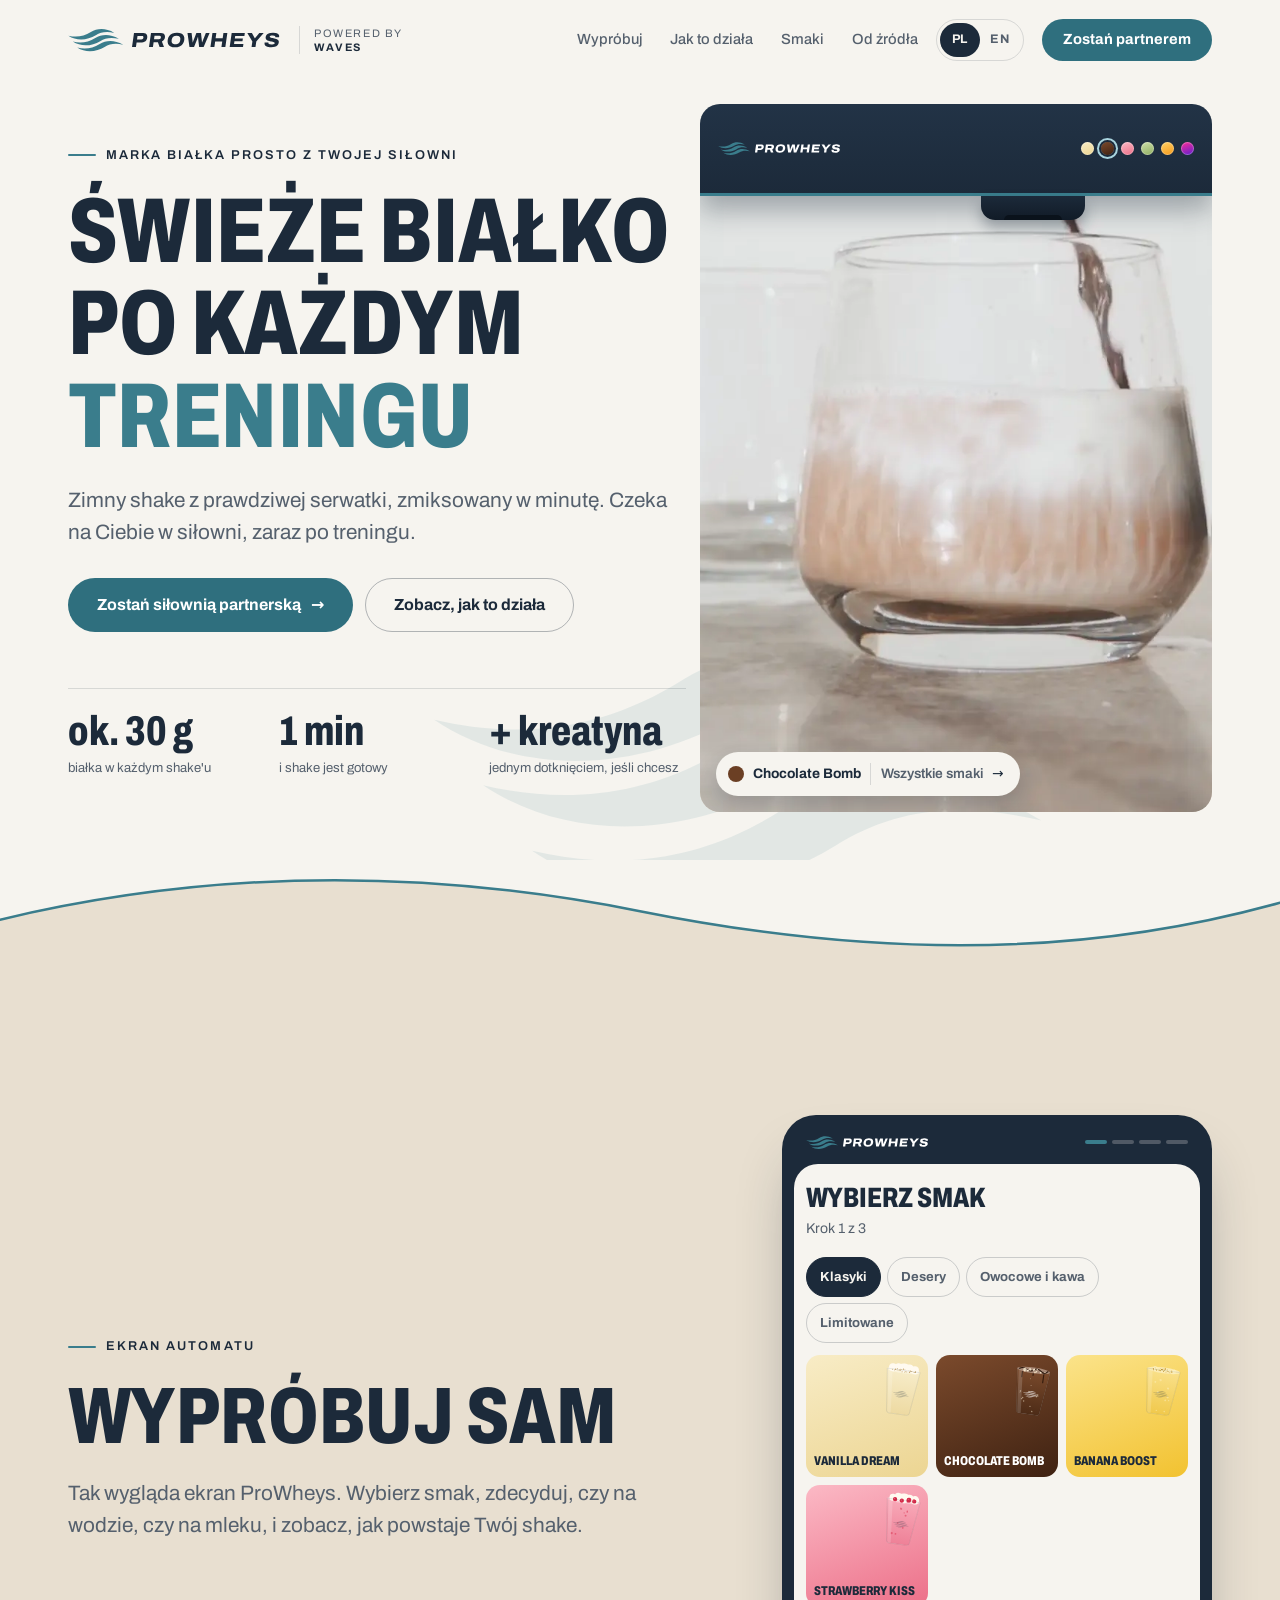
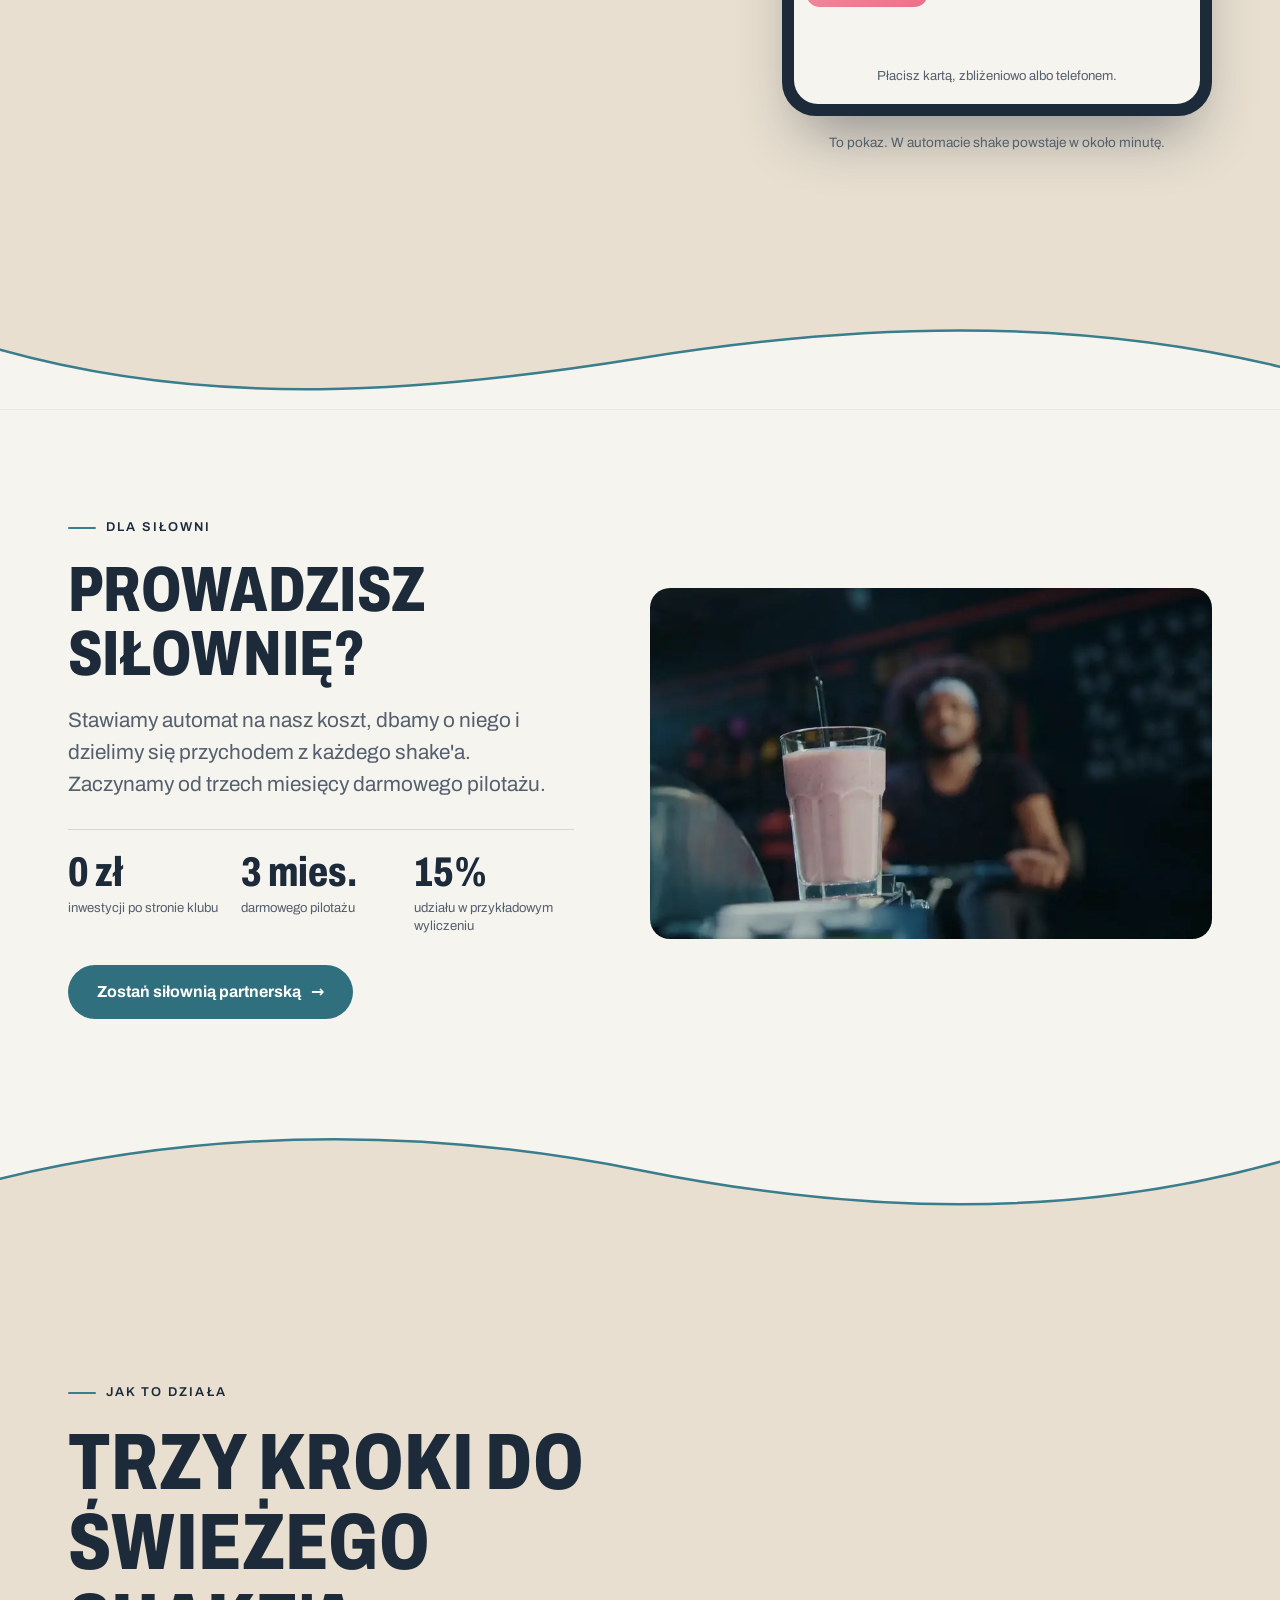
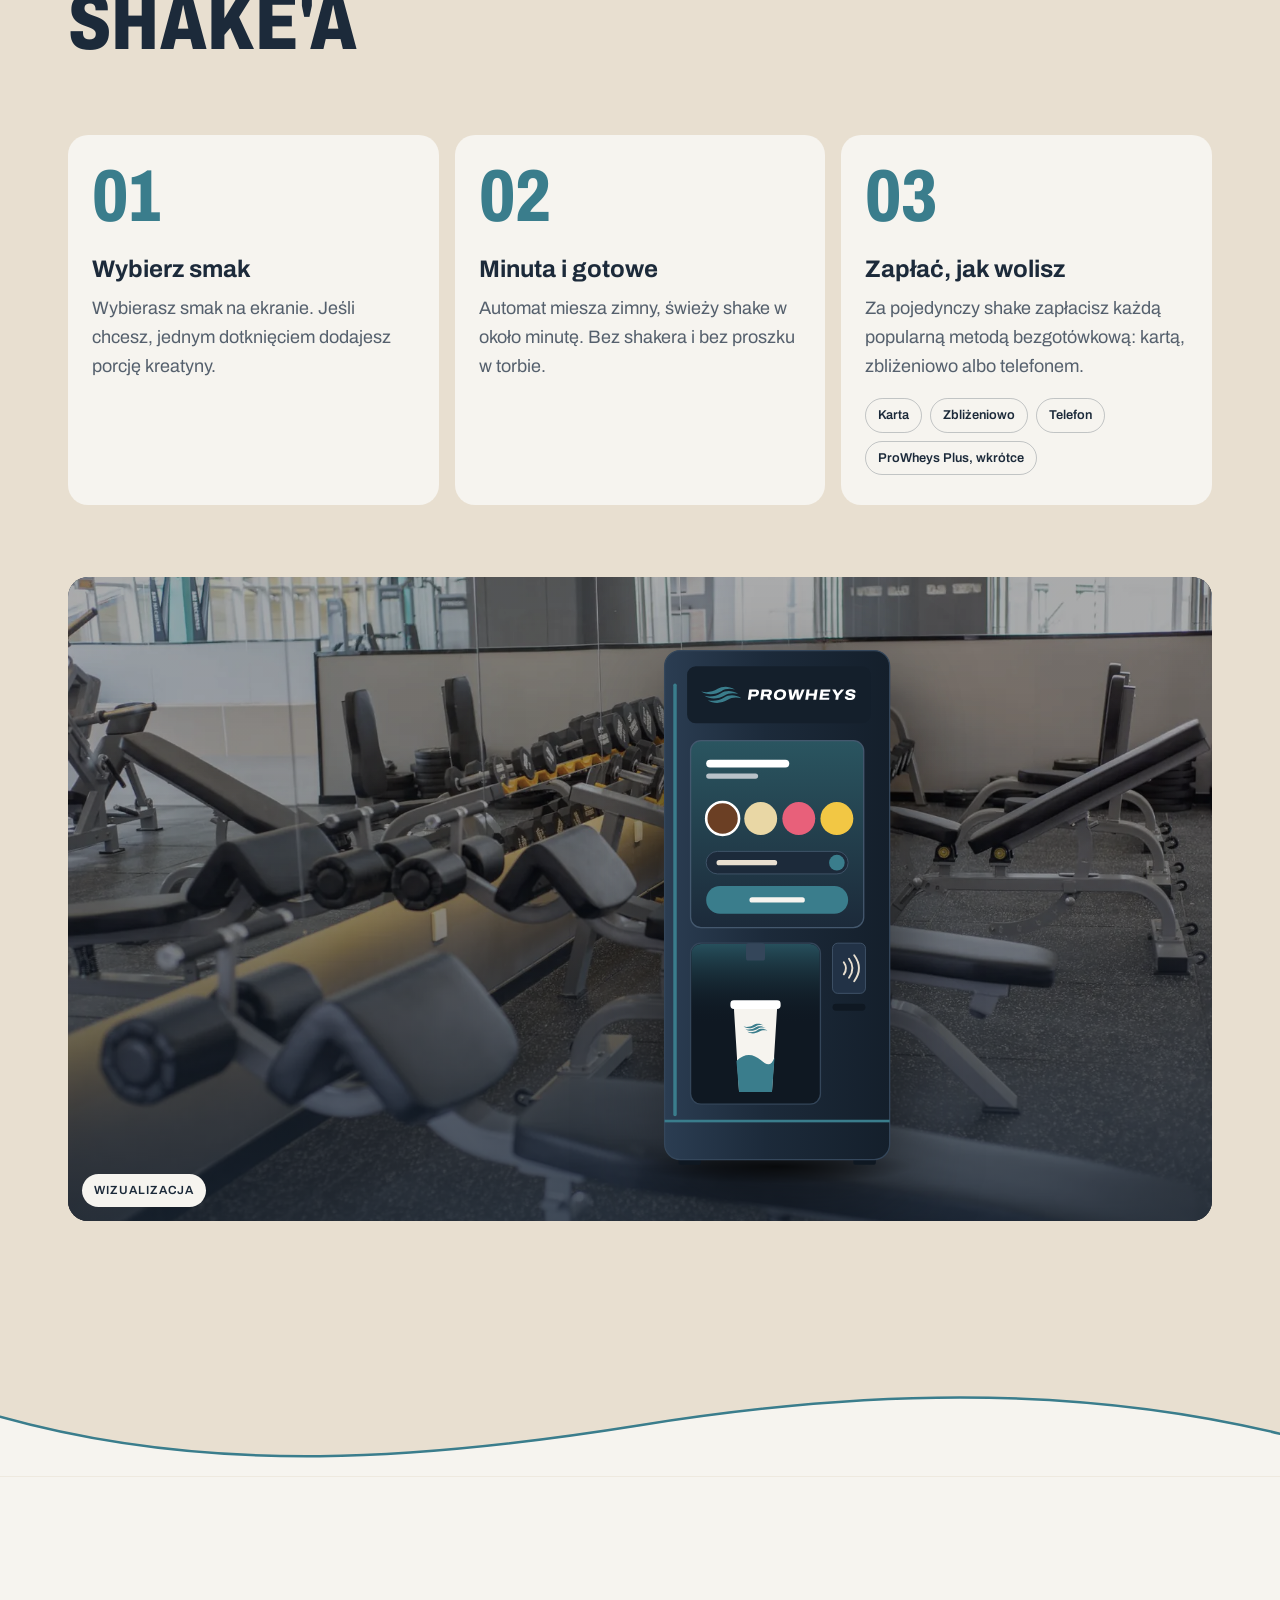
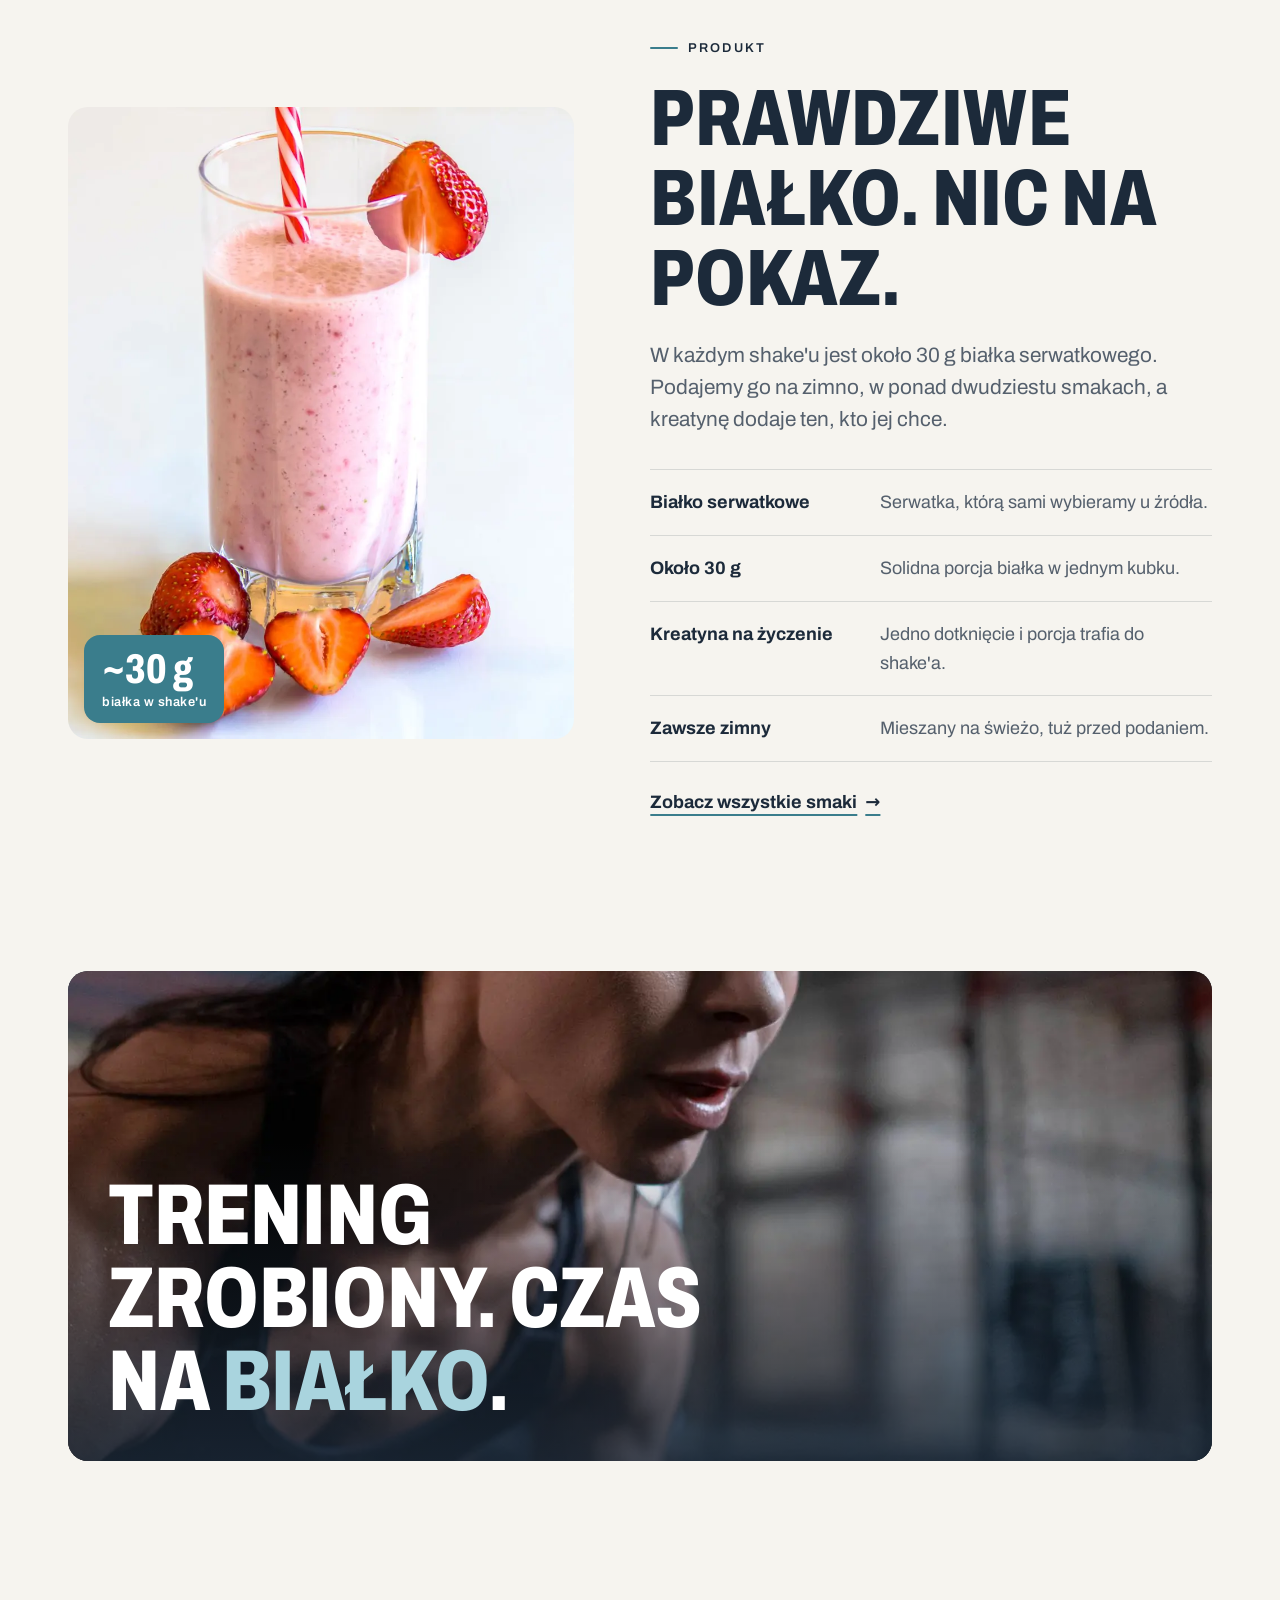
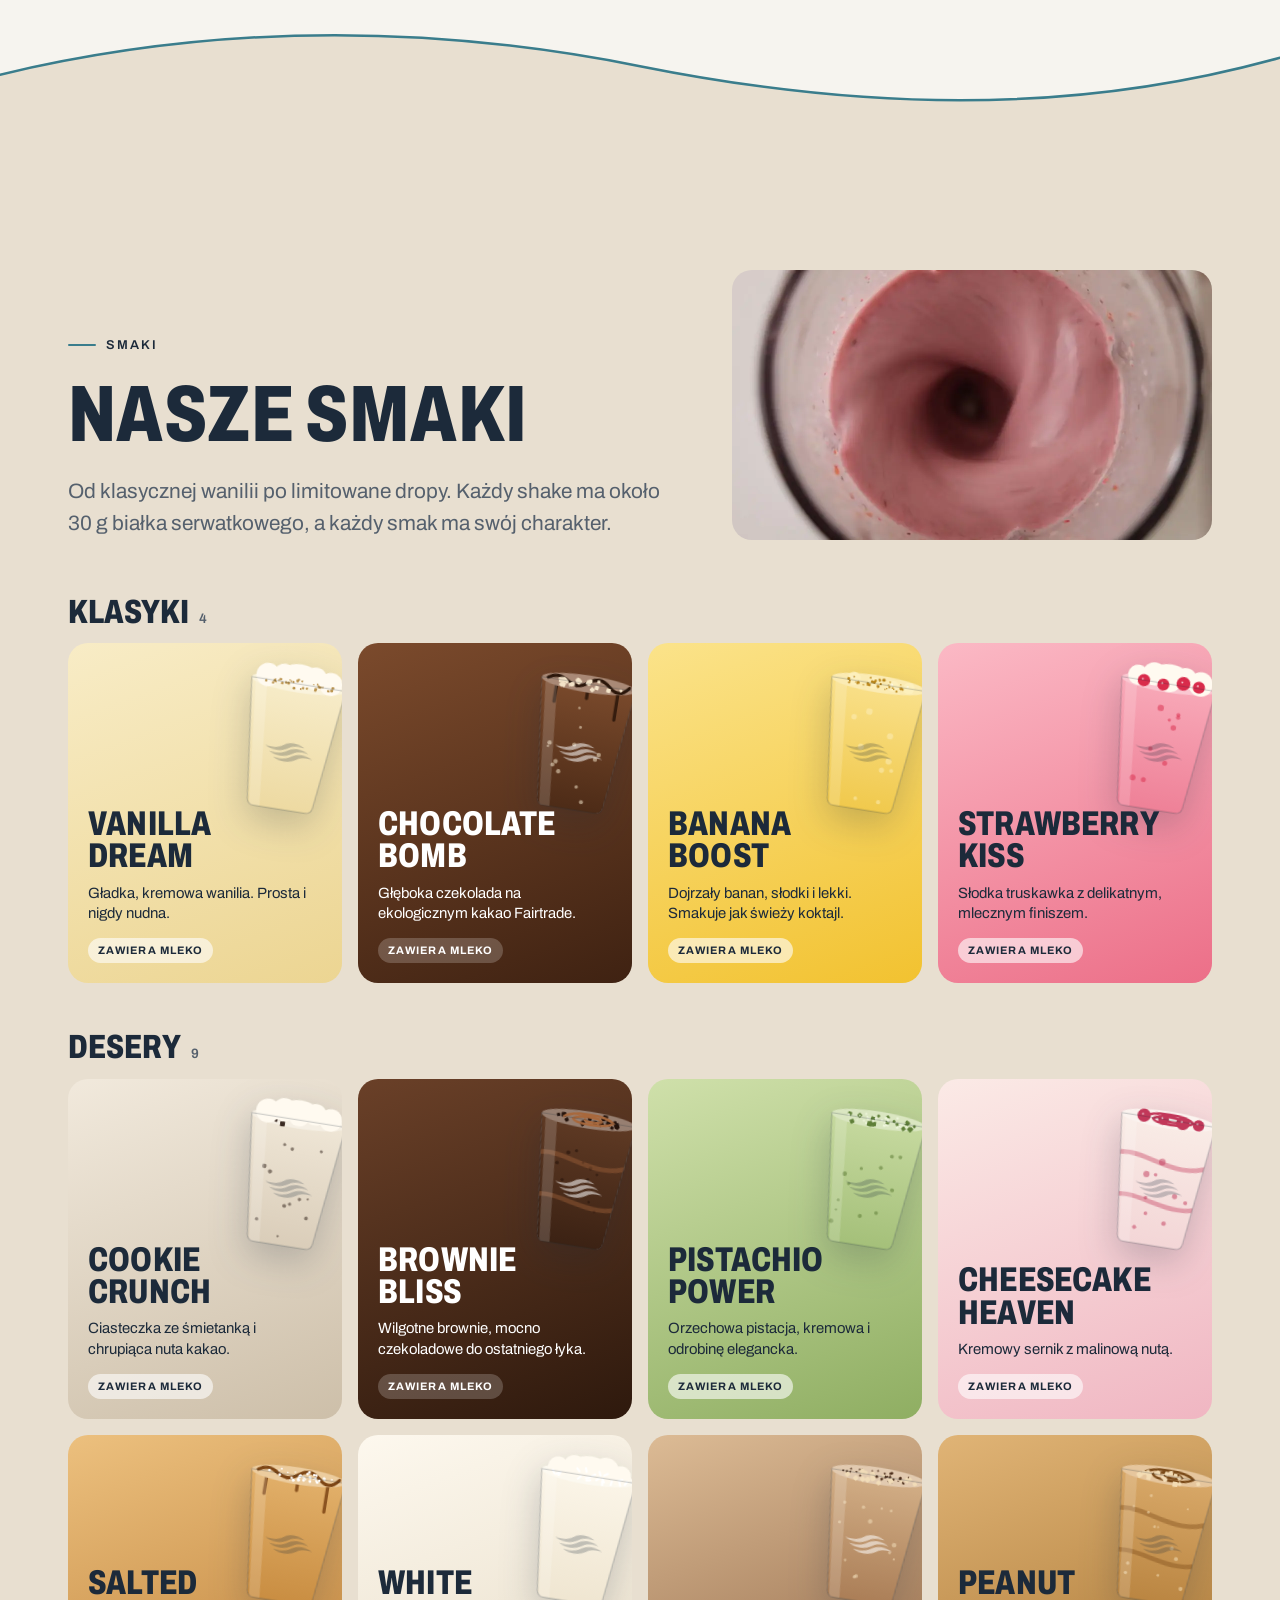
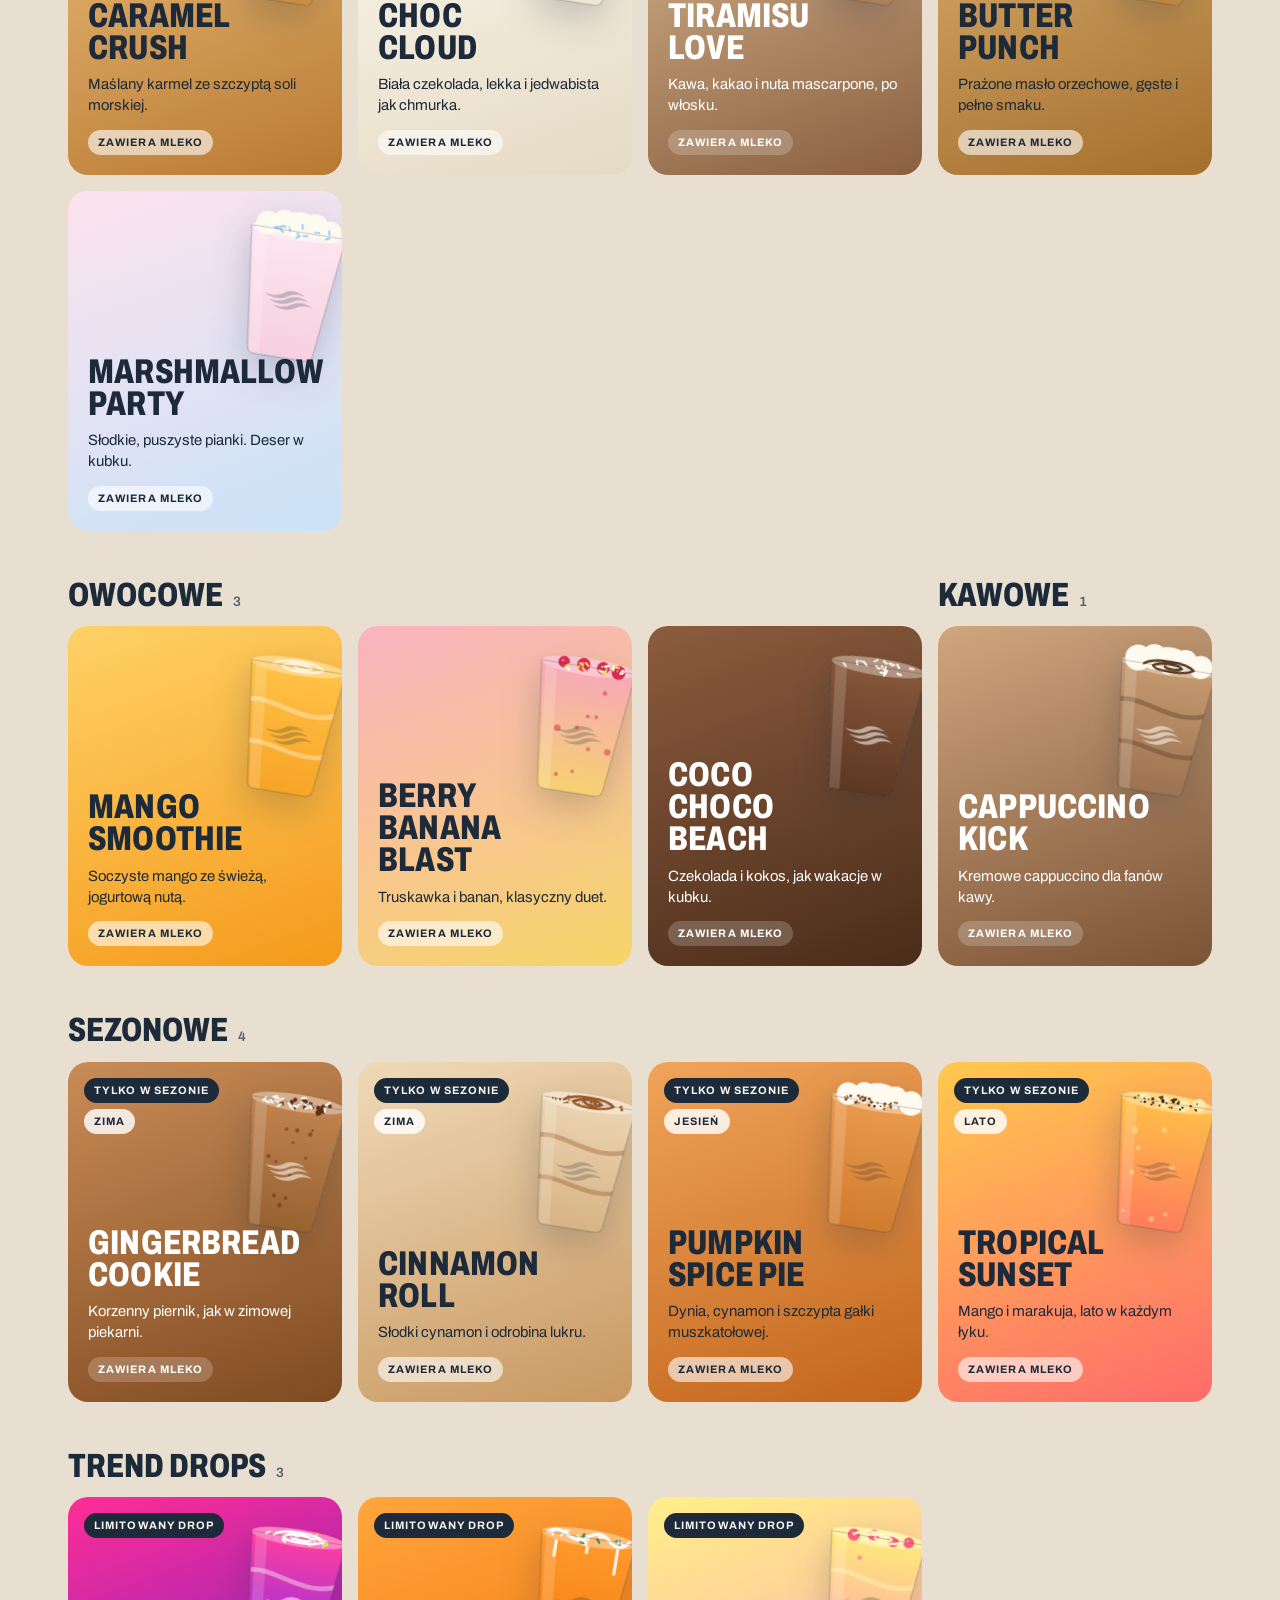
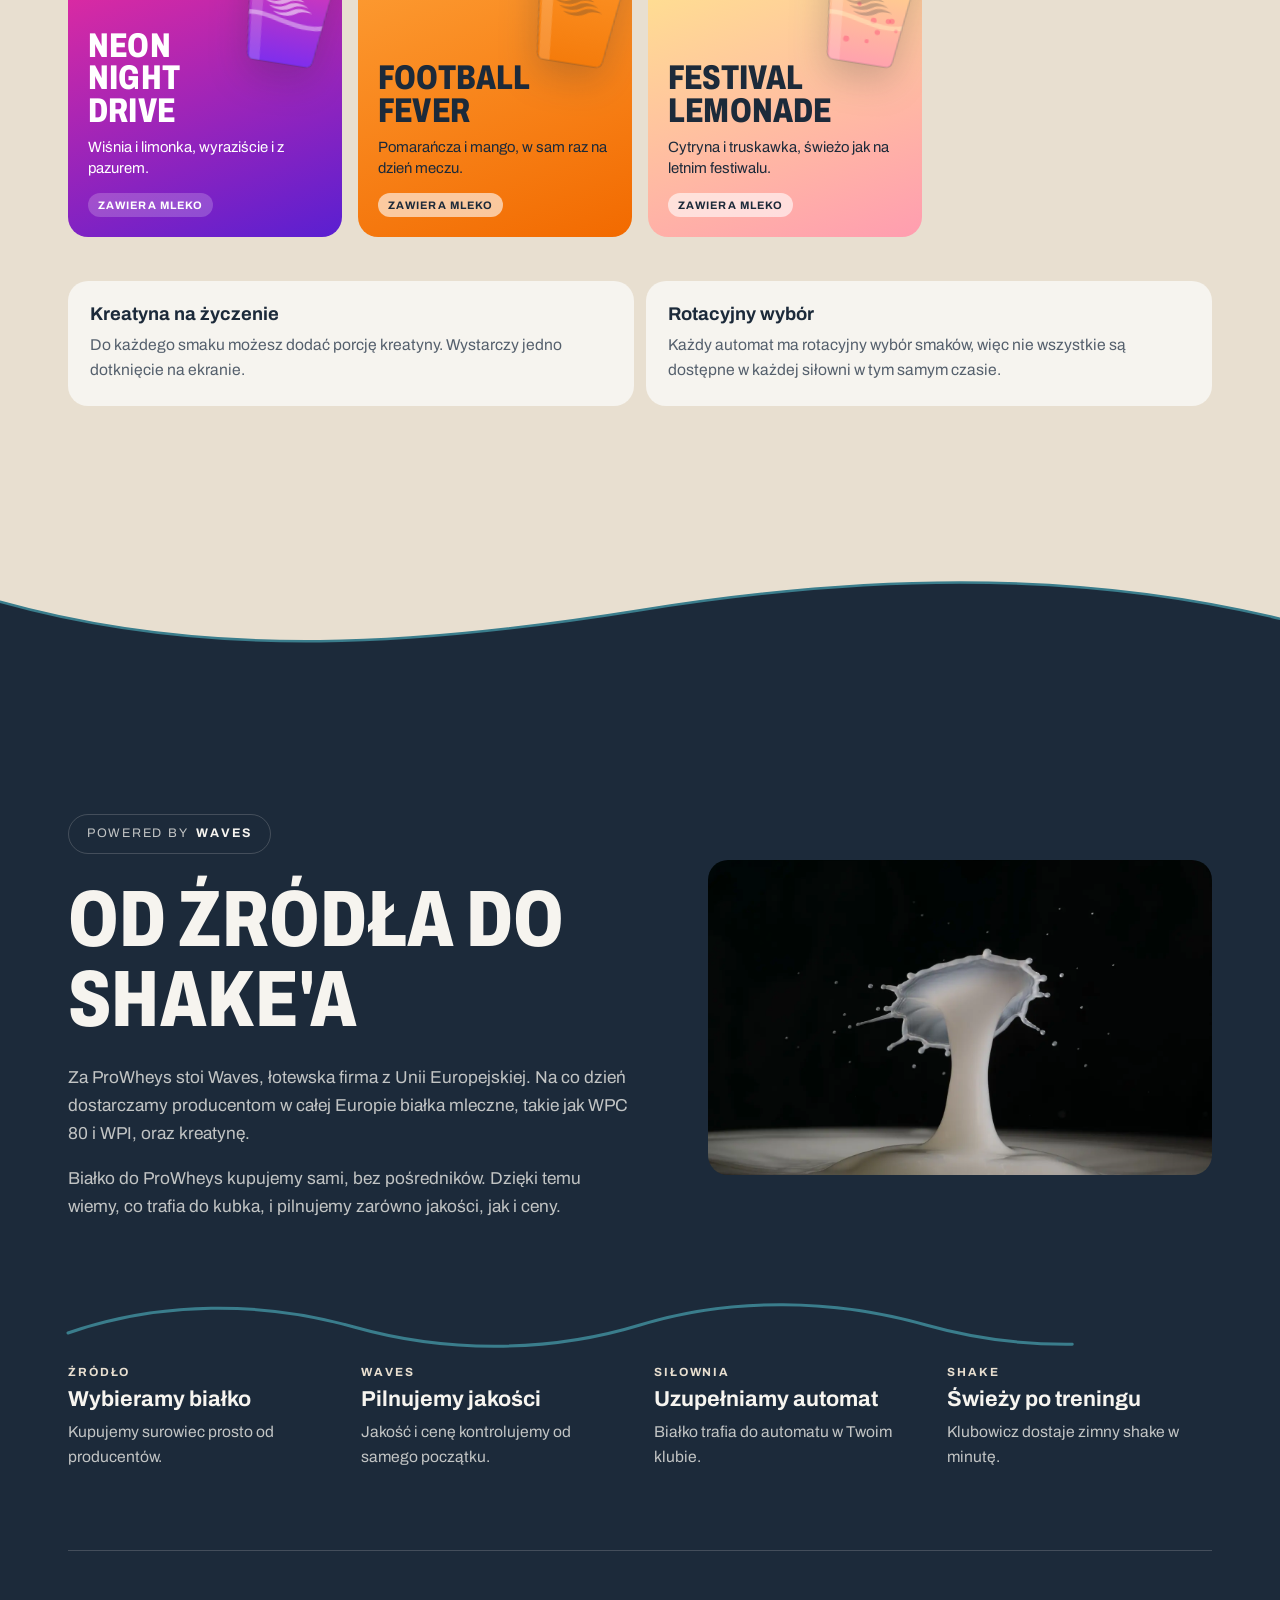
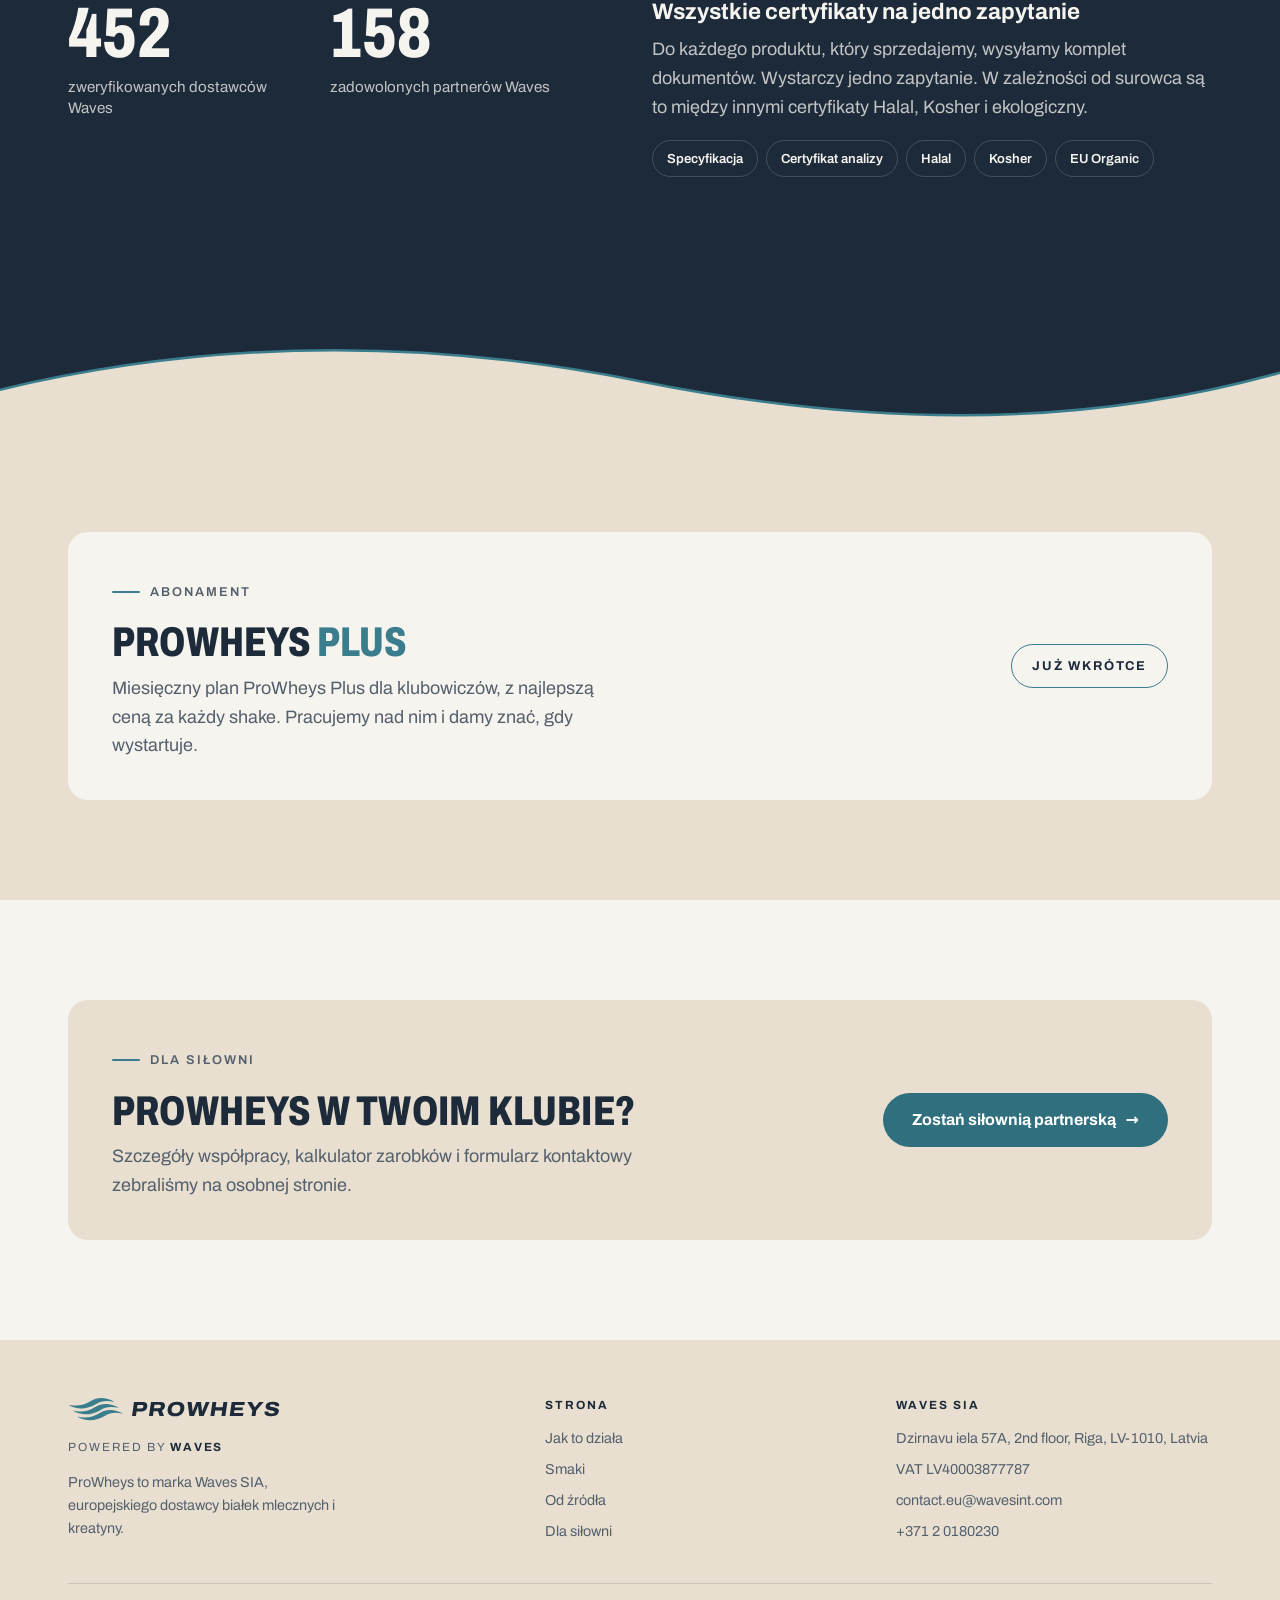
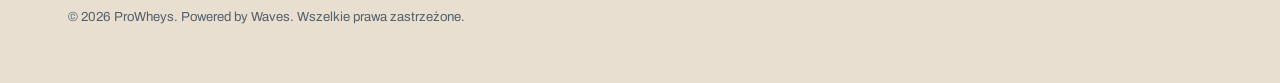
<file: index.html>
<!doctype html>
<html lang="pl">
<head>
  <meta charset="utf-8">
  <meta name="viewport" content="width=device-width, initial-scale=1, viewport-fit=cover">
  <title data-i18n="meta.title">ProWheys. Świeże białko po każdym treningu</title>
  <meta name="description" content="ProWheys to marka białka dostępna w siłowniach. Zimny shake z prawdziwej serwatki, około 30 g białka, gotowy w minutę. Powered by Waves." data-i18n-attr="content:meta.description">
  <meta name="theme-color" content="#f6f4ef">
  <meta property="og:type" content="website">
  <meta property="og:title" content="ProWheys. Świeże białko po każdym treningu">
  <meta property="og:description" content="ProWheys to marka białka dostępna w siłowniach. Zimny shake z prawdziwej serwatki, około 30 g białka, gotowy w minutę. Powered by Waves.">
  <meta property="og:image" content="images/og.jpg">
  <link rel="icon" href="assets/favicon.svg" type="image/svg+xml">
  <link rel="alternate icon" href="assets/favicon.ico" sizes="any">
  <link rel="apple-touch-icon" href="assets/apple-touch-icon.png">
  <link rel="preload" href="fonts/archivo-latin.woff2" as="font" type="font/woff2" crossorigin>
  <link rel="preload" href="fonts/archivo-latin-ext.woff2" as="font" type="font/woff2" crossorigin>
  <link rel="preload" href="images/hero-poster.webp" as="image" type="image/webp">
  <!-- VERSION: the number after ?v= makes browsers fetch fresh styles and scripts. Raise it in every css and js link on this page whenever one of those files changes. -->
  <link rel="stylesheet" href="css/styles.css?v=7">
  <link rel="stylesheet" href="css/flavours.css?v=7">
  <!-- VISITOR STATISTICS (Umami, no cookies). Counts visits only on prowheys.com. The clicks it counts are the links marked data-umami-event. -->
  <script defer src="https://cloud.umami.is/script.js" data-website-id="e1c7a1fe-d55a-4a9a-a375-2779bd5c8dac" data-domains="prowheys.com"></script>
  <script>document.documentElement.classList.add('js');</script>
</head>
<body>

<header class="site-header" id="header">
  <div class="container header-inner">
    <a class="brand" href="#top" aria-label="ProWheys"><img src="assets/logo-dark.svg" alt="ProWheys" width="213" height="26"></a>
    <a href="https://wavesint.com/" target="_blank" rel="noopener" data-umami-event="Waves link" data-umami-event-place="header" class="powered">Powered by <strong>Waves</strong></a>
    <nav class="nav" aria-label="Główna nawigacja" data-i18n-attr="aria-label:nav.label">
      <a href="#demo" data-i18n="nav.demo">Wypróbuj</a>
      <a href="#jak-to-dziala" data-i18n="nav.how">Jak to działa</a>
      <a href="#smaki" data-i18n="nav.flavours">Smaki</a>
      <a href="#waves" data-i18n="nav.source">Od źródła</a>
    </nav>
    <div class="lang" role="group" aria-label="Język / Language">
      <button type="button" data-lang="pl" aria-pressed="true">PL</button>
      <button type="button" data-lang="en" aria-pressed="false">EN</button>
    </div>
    <a class="btn btn-primary btn-sm header-cta" href="partnership/" data-umami-event="Partner button" data-umami-event-place="header" data-i18n="cta.partnerShort">Zostań partnerem</a>
  </div>
</header>

<!-- SIDE DOT MENU for phones and tablets: one dot per menu point, the same points as the header menu. -->
<nav class="dotnav" aria-label="Menu sekcji" data-i18n-attr="aria-label:dotnav.label" data-dotnav>
  <a href="#demo"><span class="dotnav-label" data-i18n="nav.demo">Wypróbuj</span><i aria-hidden="true"></i></a>
  <a href="#jak-to-dziala"><span class="dotnav-label" data-i18n="nav.how">Jak to działa</span><i aria-hidden="true"></i></a>
  <a href="#smaki"><span class="dotnav-label" data-i18n="nav.flavours">Smaki</span><i aria-hidden="true"></i></a>
  <a href="#waves"><span class="dotnav-label" data-i18n="nav.source">Od źródła</span><i aria-hidden="true"></i></a>
</nav>

<main id="top">

  <!-- HERO -->
  <section class="hero">
    <!-- SWAP: hero video. Real shake footage (video/hero.mp4, still image images/hero-poster.webp) with a drawn ProWheys dispenser on top,
         so the shake pours from our machine. The coloured dots on the dispenser and the pill under it point to the flavours.
         When you have real footage of your machine filling a cup (3 to 8 seconds, no sound, under 3 MB), replace the two files
         and delete the "dispenser" block below. If the new clip shows another flavour, change the name in the "hero-flavour" link. -->
    <div class="hero-media media">
      <img src="images/hero-poster.webp" alt="Czekoladowy shake leje się do szklanki z automatu ProWheys" data-i18n-attr="alt:hero.alt" width="720" height="960" fetchpriority="high" decoding="async">
      <video muted loop playsinline preload="none" data-src="video/hero.mp4" aria-hidden="true" tabindex="-1"></video>
      <div class="dispenser" aria-hidden="true">
        <img src="assets/logo.svg" alt="" width="123" height="15">
        <span class="dispenser-dots" data-flavour-dots="vanilla-dream,chocolate-bomb,strawberry-kiss,pistachio-power,mango-smoothie,neon-night-drive" data-active="chocolate-bomb"></span>
        <span class="dispenser-nozzle"></span>
      </div>
      <a class="hero-flavour" href="#smaki">
        <i style="background:#6b3f24" aria-hidden="true"></i>
        <strong>Chocolate Bomb</strong>
        <span class="hero-flavour-more" data-i18n="hero.flavours">Wszystkie smaki</span>
        <span class="arrow" aria-hidden="true">→</span>
      </a>
    </div>
    <svg class="hero-waves" viewBox="0 0 123 57" aria-hidden="true">
      <g fill="currentColor" transform="translate(4 1) skewX(-10)">
        <path d="M0 18 C18 22 34 20 48 10 C60 2 78 0 100 12 C82 8 70 10 60 17 C44 28 20 30 0 18 Z"/>
        <path d="M12 31 C30 35 46 33 60 23 C72 15 90 13 112 25 C94 21 82 23 72 30 C56 41 32 43 12 31 Z"/>
        <path d="M24 44 C42 48 58 46 72 36 C84 28 102 26 124 38 C106 34 94 36 84 43 C68 54 44 56 24 44 Z"/>
      </g>
    </svg>
    <div class="container hero-inner">
      <p class="eyebrow reveal" data-i18n="hero.eyebrow">Marka białka prosto z Twojej siłowni</p>
      <h1 class="reveal" style="--i:1" data-i18n="hero.title">Świeże białko<br>po każdym <span class="accent">treningu</span></h1>
      <p class="lead reveal" style="--i:2" data-i18n="hero.lead">Zimny shake z prawdziwej serwatki, zmiksowany w minutę. Czeka na Ciebie w siłowni, zaraz po treningu.</p>
      <div class="actions reveal" style="--i:3">
        <a class="btn btn-primary" href="partnership/" data-umami-event="Partner button" data-umami-event-place="hero"><span data-i18n="cta.partner">Zostań siłownią partnerską</span> <span class="arrow" aria-hidden="true">→</span></a>
        <a class="btn btn-ghost" href="#jak-to-dziala" data-i18n="cta.how">Zobacz, jak to działa</a>
      </div>
      <ul class="hero-facts reveal" style="--i:4">
        <li><strong data-i18n="hero.fact1v">ok. 30 g</strong><span data-i18n="hero.fact1">białka w każdym shake'u</span></li>
        <li><strong data-i18n="hero.fact2v">1 min</strong><span data-i18n="hero.fact2">i shake jest gotowy</span></li>
        <li><strong data-i18n="hero.fact3v">+ kreatyna</strong><span data-i18n="hero.fact3">jednym dotknięciem, jeśli chcesz</span></li>
      </ul>
    </div>
  </section>

  <div class="divider" style="--from:#f6f4ef;--to:#e8dfd0">
    <svg viewBox="0 0 1440 120" preserveAspectRatio="none" aria-hidden="true"><path class="fill" d="M0 70 C240 10 480 10 720 60 S1200 120 1440 50 V120 H0 Z"/><path class="stroke" d="M0 70 C240 10 480 10 720 60 S1200 120 1440 50"/></svg>
  </div>

  <!-- TRY IT YOURSELF: the machine screen. It is drawn by js/demo.js from the flavours in js/flavours.js -->
  <section class="section section--sand" id="demo">
    <div class="container demo-grid">
      <div class="demo-copy">
        <p class="eyebrow reveal" data-i18n="demo.eyebrow">Ekran automatu</p>
        <h2 class="reveal" style="--i:1" data-i18n="demo.title">Wypróbuj sam</h2>
        <p class="lead reveal" style="--i:2" data-i18n="demo.lead">Tak wygląda ekran ProWheys. Wybierz smak, zdecyduj, czy na wodzie, czy na mleku, i zobacz, jak powstaje Twój shake.</p>
      </div>
      <div class="kiosk reveal" data-demo>
        <div class="kiosk-frame">
          <div class="kiosk-bar">
            <img src="assets/logo.svg" alt="ProWheys" width="123" height="15" loading="lazy">
            <ol class="kiosk-dots" aria-hidden="true"><li></li><li></li><li></li><li></li></ol>
          </div>
          <div class="kiosk-screen" role="group"><noscript>Ten pokaz działa po włączeniu JavaScript.</noscript></div>
        </div>
        <p class="kiosk-caption" data-i18n="demo.caption">To pokaz. W automacie shake powstaje w około minutę.</p>
      </div>
    </div>
  </section>

  <div class="divider" style="--from:#e8dfd0;--to:#f6f4ef">
    <svg viewBox="0 0 1440 120" preserveAspectRatio="none" aria-hidden="true"><path class="fill" d="M0 50 C240 120 480 100 720 60 S1200 10 1440 70 V120 H0 Z"/><path class="stroke" d="M0 50 C240 120 480 100 720 60 S1200 10 1440 70"/></svg>
  </div>

  <!-- FOR GYM OWNERS, right after the demo. The full offer lives in partnership/index.html -->
  <section class="section section--tight partner-band" id="dla-silowni">
    <div class="container split split--band">
      <div>
        <p class="eyebrow reveal" data-i18n="teaser.eyebrow">Dla siłowni</p>
        <h2 class="reveal" style="--i:1" data-i18n="teaser.title">Prowadzisz siłownię?</h2>
        <p class="lead reveal" style="--i:2" data-i18n="gymband.p">Stawiamy automat na nasz koszt, dbamy o niego i dzielimy się przychodem z każdego shake'a. Zaczynamy od trzech miesięcy darmowego pilotażu.</p>
        <ul class="hero-facts reveal" style="--i:3">
          <li><strong>0 zł</strong><span data-i18n="phero.fact1">inwestycji po stronie klubu</span></li>
          <li><strong data-i18n="phero.fact2v">3 mies.</strong><span data-i18n="phero.fact2">darmowego pilotażu</span></li>
          <li><strong>15%</strong><span data-i18n="phero.fact3">udziału w przykładowym wyliczeniu</span></li>
        </ul>
        <div class="actions reveal" style="--i:4">
          <a class="btn btn-primary" href="partnership/" data-umami-event="Partner button" data-umami-event-place="gym offer"><span data-i18n="cta.partner">Zostań siłownią partnerską</span> <span class="arrow" aria-hidden="true">→</span></a>
        </div>
      </div>
      <!-- SWAP: video/shake-gym.mp4 and images/shake-gym-poster.webp. A 1 to 2 second loop of a shake in a gym.
           Best replaced with a clip of your own machine or cup in a partner club. -->
      <div class="photo photo--wide media reveal">
        <img src="images/shake-gym-poster.webp" alt="Shake w szklance na pierwszym planie, w tle mężczyzna trenuje na wioślarzu" data-i18n-attr="alt:gymband.alt" width="960" height="540" loading="lazy" decoding="async">
        <video muted loop playsinline preload="none" data-src="video/shake-gym.mp4" aria-hidden="true" tabindex="-1"></video>
      </div>
    </div>
  </section>

  <div class="divider" style="--from:#f6f4ef;--to:#e8dfd0">
    <svg viewBox="0 0 1440 120" preserveAspectRatio="none" aria-hidden="true"><path class="fill" d="M0 70 C240 10 480 10 720 60 S1200 120 1440 50 V120 H0 Z"/><path class="stroke" d="M0 70 C240 10 480 10 720 60 S1200 120 1440 50"/></svg>
  </div>

  <!-- HOW IT WORKS -->
  <section class="section section--sand" id="jak-to-dziala">
    <div class="container">
      <div class="section-head">
        <p class="eyebrow reveal" data-i18n="how.eyebrow">Jak to działa</p>
        <h2 class="reveal" style="--i:1" data-i18n="how.title">Trzy kroki do świeżego shake'a</h2>
      </div>
      <ol class="steps">
        <li class="step reveal">
          <p class="step-num" aria-hidden="true">01</p>
          <h3 data-i18n="how.s1t">Wybierz smak</h3>
          <p data-i18n="how.s1p">Wybierasz smak na ekranie. Jeśli chcesz, jednym dotknięciem dodajesz porcję kreatyny.</p>
        </li>
        <li class="step reveal" style="--i:1">
          <p class="step-num" aria-hidden="true">02</p>
          <h3 data-i18n="how.s2t">Minuta i gotowe</h3>
          <p data-i18n="how.s2p">Automat miesza zimny, świeży shake w około minutę. Bez shakera i bez proszku w torbie.</p>
        </li>
        <li class="step reveal" style="--i:2">
          <p class="step-num" aria-hidden="true">03</p>
          <h3 data-i18n="how.s3t">Zapłać, jak wolisz</h3>
          <p data-i18n="how.s3p">Za pojedynczy shake zapłacisz każdą popularną metodą bezgotówkową: kartą, zbliżeniowo albo telefonem.</p>
          <div class="step-tags">
            <span class="tag" data-i18n="how.tagCard">Karta</span>
            <span class="tag" data-i18n="how.tagContactless">Zbliżeniowo</span>
            <span class="tag" data-i18n="how.tagPhone">Telefon</span>
            <span class="tag" data-i18n="how.tagPlus">ProWheys Plus, wkrótce</span>
          </div>
        </li>
      </ol>
      <!-- SWAP: MACHINE SCENE. A drawing of the machine (assets/machine.svg) placed over a gym photo (images/scene-gym.webp).
           When you have a real photo of your machine in a gym, replace both images below with that one photo. -->
      <figure class="scene reveal">
        <img class="scene-bg" src="images/scene-gym.webp" alt="" width="1600" height="1068" loading="lazy" decoding="async">
        <img class="scene-machine" src="assets/machine.svg" alt="Automat ProWheys w siłowni" data-i18n-attr="alt:scene.alt" width="320" height="640" loading="lazy">
        <figcaption data-i18n="scene.caption">Wizualizacja</figcaption>
      </figure>
    </div>
  </section>

  <div class="divider" style="--from:#e8dfd0;--to:#f6f4ef">
    <svg viewBox="0 0 1440 120" preserveAspectRatio="none" aria-hidden="true"><path class="fill" d="M0 50 C240 120 480 100 720 60 S1200 10 1440 70 V120 H0 Z"/><path class="stroke" d="M0 50 C240 120 480 100 720 60 S1200 10 1440 70"/></svg>
  </div>

  <!-- THE PRODUCT -->
  <section class="section" id="produkt">
    <div class="container split">
      <!-- SWAP: images/shake.webp. A close-up of the shake, portrait, about 900 px wide. Best replaced with a real ProWheys shake in its cup. -->
      <div class="photo photo--tall reveal">
        <img src="images/shake.webp" alt="Truskawkowy shake w szklance, obok świeże truskawki" data-i18n-attr="alt:product.alt" width="900" height="1125" loading="lazy" decoding="async">
        <div class="photo-badge"><strong data-i18n="product.badgeV">~30 g</strong><span data-i18n="product.badge">białka w shake'u</span></div>
      </div>
      <div>
        <p class="eyebrow reveal" data-i18n="product.eyebrow">Produkt</p>
        <h2 class="reveal" style="--i:1" data-i18n="product.title">Prawdziwe białko. Nic na pokaz.</h2>
        <p class="lead reveal" style="--i:2; margin-top:20px" data-i18n="product.lead">W każdym shake'u jest około 30 g białka serwatkowego. Podajemy go na zimno, w ponad dwudziestu smakach, a kreatynę dodaje ten, kto jej chce.</p>
        <ul class="spec-list reveal" style="--i:3">
          <li><strong data-i18n="product.f1t">Białko serwatkowe</strong><span data-i18n="product.f1p">Serwatka, którą sami wybieramy u źródła.</span></li>
          <li><strong data-i18n="product.f2t">Około 30 g</strong><span data-i18n="product.f2p">Solidna porcja białka w jednym kubku.</span></li>
          <li><strong data-i18n="product.f3t">Kreatyna na życzenie</strong><span data-i18n="product.f3p">Jedno dotknięcie i porcja trafia do shake'a.</span></li>
          <li><strong data-i18n="product.f4t">Zawsze zimny</strong><span data-i18n="product.f4p">Mieszany na świeżo, tuż przed podaniem.</span></li>
        </ul>
        <a class="text-link reveal" style="--i:4" href="#smaki"><span data-i18n="product.link">Zobacz wszystkie smaki</span> <span class="arrow" aria-hidden="true">→</span></a>
      </div>
    </div>
  </section>

  <!-- SWAP: images/athlete.webp. A big action photo, landscape, about 1600 px wide. -->
  <section class="band">
    <div class="container">
      <figure class="band-figure reveal">
        <img src="images/athlete.webp" alt="Skupiona kobieta podczas intensywnego treningu" data-i18n-attr="alt:band.alt" width="1536" height="1280" loading="lazy" decoding="async">
        <figcaption data-i18n="band.title">Trening zrobiony. Czas na <span>białko</span>.</figcaption>
      </figure>
    </div>
  </section>

  <div class="divider" style="--from:#f6f4ef;--to:#e8dfd0">
    <svg viewBox="0 0 1440 120" preserveAspectRatio="none" aria-hidden="true"><path class="fill" d="M0 70 C240 10 480 10 720 60 S1200 120 1440 50 V120 H0 Z"/><path class="stroke" d="M0 70 C240 10 480 10 720 60 S1200 120 1440 50"/></svg>
  </div>

  <!-- OUR FLAVOURS. The cards are drawn from the list in js/flavours.js -->
  <section class="section section--sand" id="smaki">
    <div class="container">
      <div class="flavour-head">
        <div>
          <p class="eyebrow reveal" data-i18n="flav.eyebrow">Smaki</p>
          <h2 class="reveal" style="--i:1" data-i18n="flav.title">Nasze smaki</h2>
          <p class="lead reveal" style="--i:2; margin-top:20px" data-i18n="flav.lead">Od klasycznej wanilii po limitowane dropy. Każdy shake ma około 30 g białka serwatkowego, a każdy smak ma swój charakter.</p>
        </div>
        <!-- SWAP: video/swirl.mp4 and images/swirl-poster.webp. A 1 to 2 second loop of a shake splash or swirl. -->
        <div class="photo media reveal">
          <img src="images/swirl-poster.webp" alt="Truskawkowy shake wirujący w blenderze, widok z góry" data-i18n-attr="alt:flav.alt" width="960" height="540" loading="lazy" decoding="async">
          <video muted loop playsinline preload="none" data-src="video/swirl.mp4" aria-hidden="true" tabindex="-1"></video>
        </div>
      </div>
      <div class="fgroups" data-flavour-list="groups">
        <noscript><p>Vanilla Dream, Chocolate Bomb, Banana Boost, Strawberry Kiss, Cookie Crunch, Brownie Bliss, Pistachio Power, Cheesecake Heaven, Salted Caramel Crush, White Choc Cloud, Tiramisu Love, Peanut Butter Punch, Marshmallow Party, Mango Smoothie, Berry Banana Blast, Coco Choco Beach, Cappuccino Kick, Gingerbread Cookie, Cinnamon Roll, Pumpkin Spice Pie, Tropical Sunset, Neon Night Drive, Football Fever, Festival Lemonade.</p></noscript>
      </div>
      <div class="fnotes reveal">
        <div class="fnote"><h3 data-i18n="flav.n1t">Kreatyna na życzenie</h3><p data-i18n="flav.n1p">Do każdego smaku możesz dodać porcję kreatyny. Wystarczy jedno dotknięcie na ekranie.</p></div>
        <div class="fnote"><h3 data-i18n="flav.n2t">Rotacyjny wybór</h3><p data-i18n="flav.n2p">Każdy automat ma rotacyjny wybór smaków, więc nie wszystkie są dostępne w każdej siłowni w tym samym czasie.</p></div>
      </div>
    </div>
  </section>

  <div class="divider" style="--from:#e8dfd0;--to:#1c2a3a">
    <svg viewBox="0 0 1440 120" preserveAspectRatio="none" aria-hidden="true"><path class="fill" d="M0 50 C240 120 480 100 720 60 S1200 10 1440 70 V120 H0 Z"/><path class="stroke" d="M0 50 C240 120 480 100 720 60 S1200 10 1440 70"/></svg>
  </div>

  <!-- POWERED BY WAVES -->
  <section class="section section--navy source" id="waves">
    <div class="container">
      <div class="source-grid">
        <div class="source-copy">
          <p class="waves-lockup reveal"><a href="https://wavesint.com/" target="_blank" rel="noopener" data-umami-event="Waves link" data-umami-event-place="from source">Powered by <strong>Waves</strong></a></p>
          <h2 class="reveal" style="--i:1" data-i18n="source.title">Od źródła do shake'a</h2>
          <p class="reveal" style="--i:2; margin-top:24px" data-i18n="source.p1">Za ProWheys stoi Waves, łotewska firma z Unii Europejskiej. Na co dzień dostarczamy producentom w całej Europie białka mleczne, takie jak WPC 80 i WPI, oraz kreatynę.</p>
          <p class="reveal" style="--i:3" data-i18n="source.p2">Białko do ProWheys kupujemy sami, bez pośredników. Dzięki temu wiemy, co trafia do kubka, i pilnujemy zarówno jakości, jak i ceny.</p>
        </div>
        <!-- SWAP: images/splash.webp. Milk, whey or your own production photo, landscape, about 1400 px wide. -->
        <div class="photo photo--wide source-photo reveal"><img src="images/splash.webp" alt="Rozbryzg mleka na ciemnym tle" data-i18n-attr="alt:source.alt" width="1400" height="933" loading="lazy" decoding="async"></div>
      </div>
      <ol class="chain reveal">
        <svg class="chain-line" viewBox="0 0 1000 64" preserveAspectRatio="none" aria-hidden="true"><path pathLength="1" d="M0 40 C80 8 170 8 250 34 S420 60 500 32 S670 6 750 32 S920 58 1000 30"/></svg>
        <li><small data-i18n="source.c1s">Źródło</small><h3 data-i18n="source.c1t">Wybieramy białko</h3><p data-i18n="source.c1p">Kupujemy surowiec prosto od producentów.</p></li>
        <li><small>Waves</small><h3 data-i18n="source.c2t">Pilnujemy jakości</h3><p data-i18n="source.c2p">Jakość i cenę kontrolujemy od samego początku.</p></li>
        <li><small data-i18n="source.c3s">Siłownia</small><h3 data-i18n="source.c3t">Uzupełniamy automat</h3><p data-i18n="source.c3p">Białko trafia do automatu w Twoim klubie.</p></li>
        <li><small data-i18n="source.c4s">Shake</small><h3 data-i18n="source.c4t">Świeży po treningu</h3><p data-i18n="source.c4p">Klubowicz dostaje zimny shake w minutę.</p></li>
      </ol>
      <!-- WAVES FACTS: numbers taken from wavesint.com. Update them when the Waves site changes. -->
      <div class="proof reveal">
        <ul class="proof-stats">
          <li><strong>452</strong><span data-i18n="proof.s1">zweryfikowanych dostawców Waves</span></li>
          <li><strong>158</strong><span data-i18n="proof.s2">zadowolonych partnerów Waves</span></li>
        </ul>
        <div class="docs">
          <h3 data-i18n="docs.title">Wszystkie certyfikaty na jedno zapytanie</h3>
          <p data-i18n="docs.p">Do każdego produktu, który sprzedajemy, wysyłamy komplet dokumentów. Wystarczy jedno zapytanie. W zależności od surowca są to między innymi certyfikaty Halal, Kosher i ekologiczny.</p>
          <ul class="chips">
            <li data-i18n="docs.c1">Specyfikacja</li>
            <li data-i18n="docs.c2">Certyfikat analizy</li>
            <li>Halal</li>
            <li>Kosher</li>
            <li>EU Organic</li>
          </ul>
        </div>
      </div>
    </div>
  </section>

  <div class="divider" style="--from:#1c2a3a;--to:#e8dfd0">
    <svg viewBox="0 0 1440 120" preserveAspectRatio="none" aria-hidden="true"><path class="fill" d="M0 70 C240 10 480 10 720 60 S1200 120 1440 50 V120 H0 Z"/><path class="stroke" d="M0 70 C240 10 480 10 720 60 S1200 120 1440 50"/></svg>
  </div>

  <!-- PROWHEYS PLUS: coming soon -->
  <section class="section section--sand section--tight" id="plus">
    <div class="container">
      <div class="teaser reveal">
        <div>
          <p class="eyebrow" data-i18n="plus.eyebrow">Abonament</p>
          <h2>ProWheys <span class="accent">Plus</span></h2>
          <p data-i18n="plus.p">Miesięczny plan ProWheys Plus dla klubowiczów, z najlepszą ceną za każdy shake. Pracujemy nad nim i damy znać, gdy wystartuje.</p>
        </div>
        <span class="badge-soon" data-i18n="plus.badge">Już wkrótce</span>
      </div>
    </div>
  </section>

  <!-- CLOSING POINTER FOR GYM OWNERS -->
  <section class="section section--tight" id="wspolpraca">
    <div class="container">
      <div class="teaser reveal">
        <div>
          <p class="eyebrow" data-i18n="teaser.eyebrow">Dla siłowni</p>
          <h2 data-i18n="teaser.title2">ProWheys w Twoim klubie?</h2>
          <p data-i18n="teaser.p">Szczegóły współpracy, kalkulator zarobków i formularz kontaktowy zebraliśmy na osobnej stronie.</p>
        </div>
        <a class="btn btn-primary" href="partnership/" data-umami-event="Partner button" data-umami-event-place="closing"><span data-i18n="cta.partner">Zostań siłownią partnerską</span> <span class="arrow" aria-hidden="true">→</span></a>
      </div>
    </div>
  </section>

</main>

<footer class="site-footer">
  <div class="container">
    <div class="footer-grid">
      <div class="footer-brand">
        <img src="assets/logo-dark.svg" alt="ProWheys" width="213" height="26" loading="lazy">
        <p class="footer-powered"><a href="https://wavesint.com/" target="_blank" rel="noopener" data-umami-event="Waves link" data-umami-event-place="footer">Powered by <strong>Waves</strong></a></p>
        <p style="margin-top:14px; max-width:36ch" data-i18n="footer.about">ProWheys to marka Waves SIA, europejskiego dostawcy białek mlecznych i kreatyny.</p>
      </div>
      <div>
        <h4 data-i18n="footer.site">Strona</h4>
        <ul>
          <li><a href="#jak-to-dziala" data-i18n="nav.how">Jak to działa</a></li>
          <li><a href="#smaki" data-i18n="nav.flavours">Smaki</a></li>
          <li><a href="#waves" data-i18n="nav.source">Od źródła</a></li>
          <li><a href="partnership/" data-i18n="cta.forGyms">Dla siłowni</a></li>
        </ul>
      </div>
      <div>
        <!-- COMPANY DETAILS: please confirm before going live. -->
        <h4>Waves SIA</h4>
        <ul>
          <li>Dzirnavu iela 57A, 2nd floor, Riga, LV-1010, Latvia</li>
          <li>VAT LV40003877787</li>
          <li><a class="js-email" href="#"></a></li>
          <li><a href="tel:+37120180230">+371 2 0180230</a></li>
        </ul>
      </div>
    </div>
    <p class="footer-bottom">© <span id="year">2026</span> ProWheys. Powered by <a href="https://wavesint.com/" target="_blank" rel="noopener" data-umami-event="Waves link" data-umami-event-place="footer line">Waves</a>. <span data-i18n="footer.rights">Wszelkie prawa zastrzeżone.</span></p>
  </div>
</footer>

<script src="js/i18n-en.js?v=7" defer></script>
<script src="js/main.js?v=7" defer></script>
<script src="js/dotnav.js?v=7" defer></script>
<script src="js/flavours.js?v=7" defer></script>
<script src="js/demo.js?v=7" defer></script>
</body>
</html>
</file>
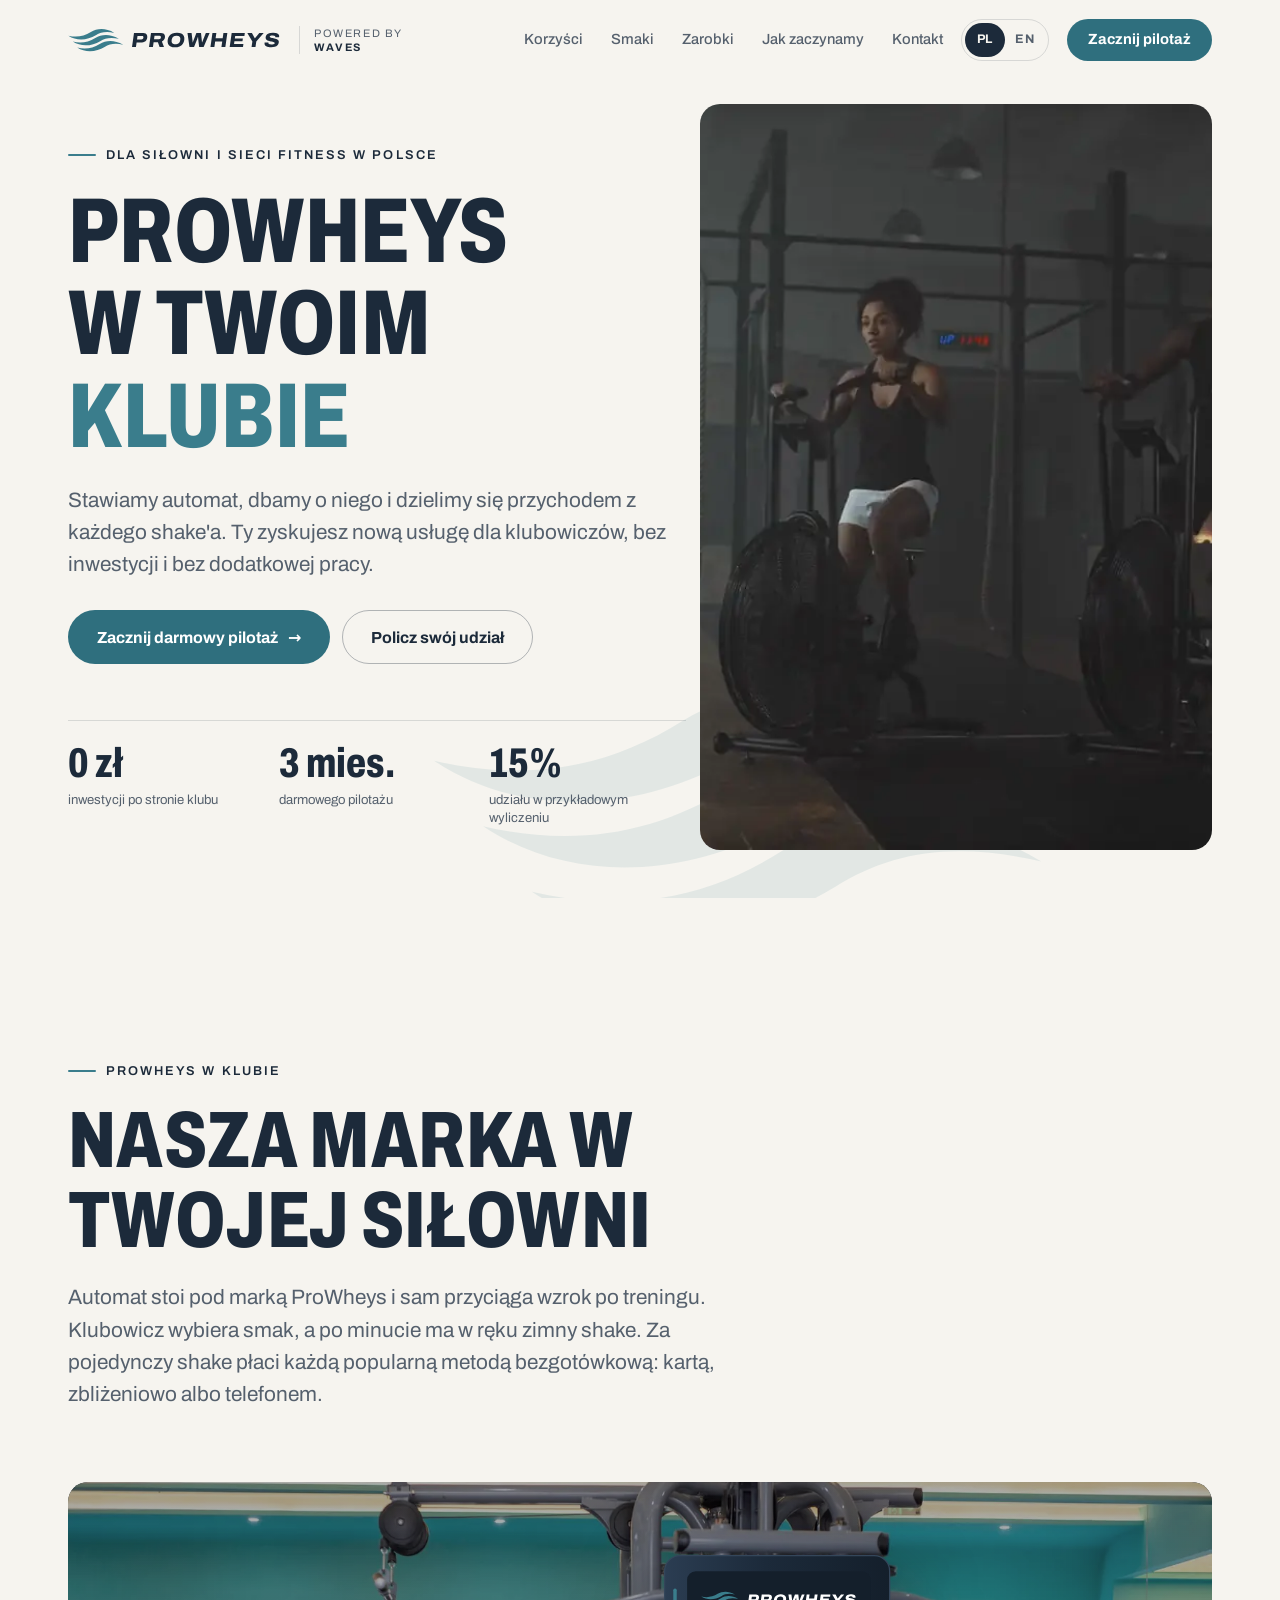
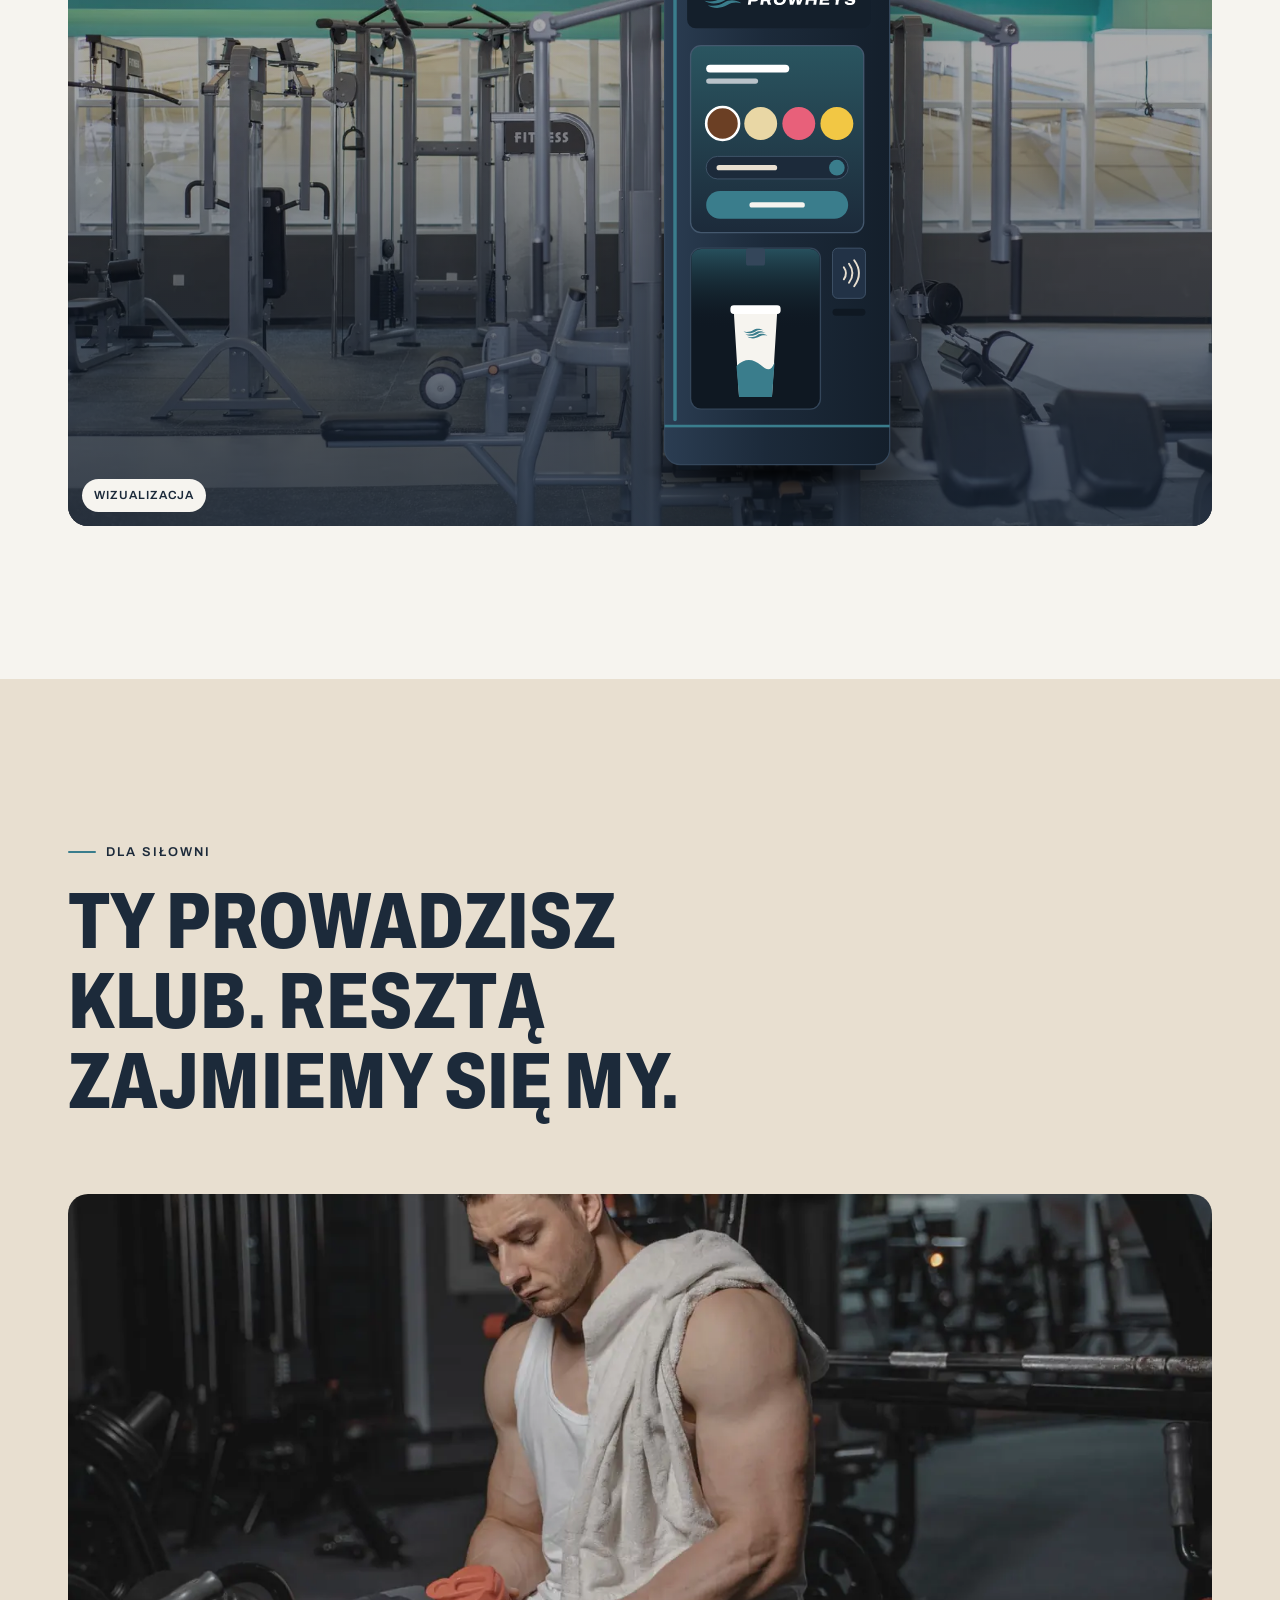
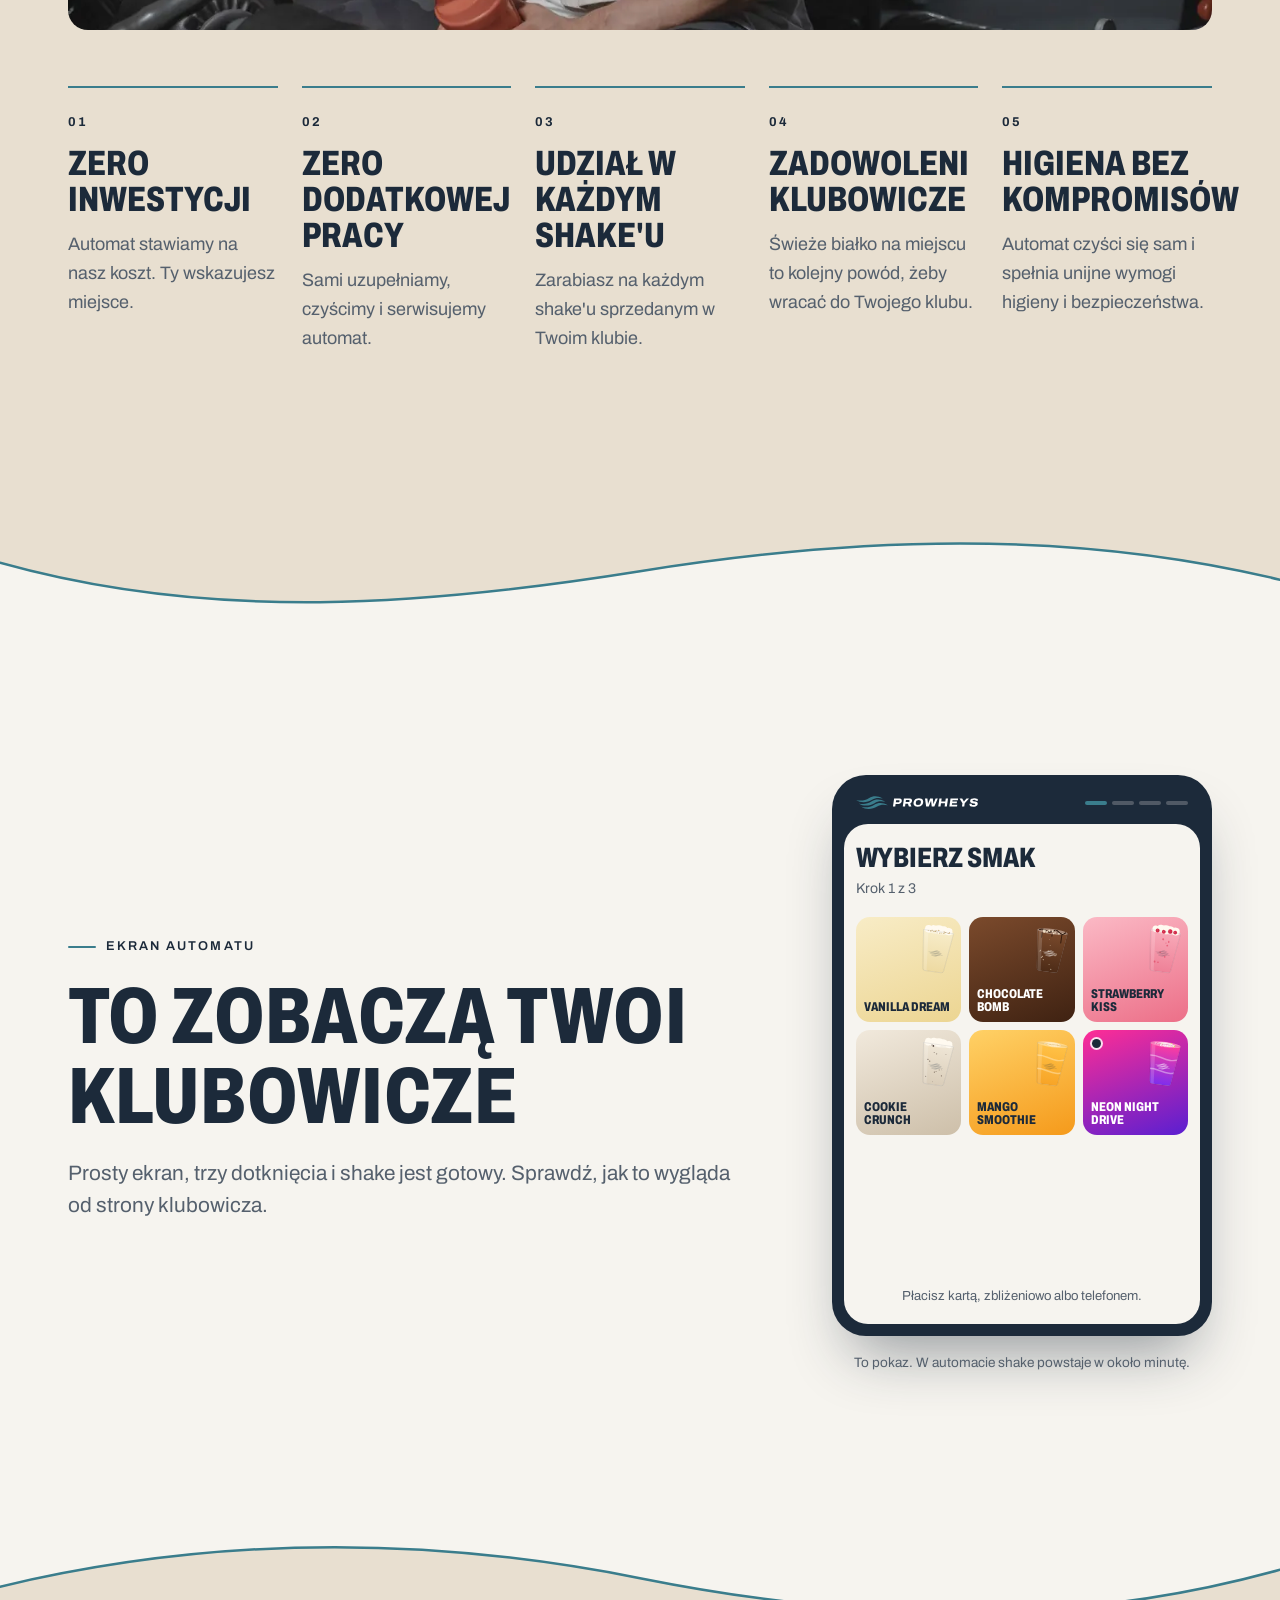
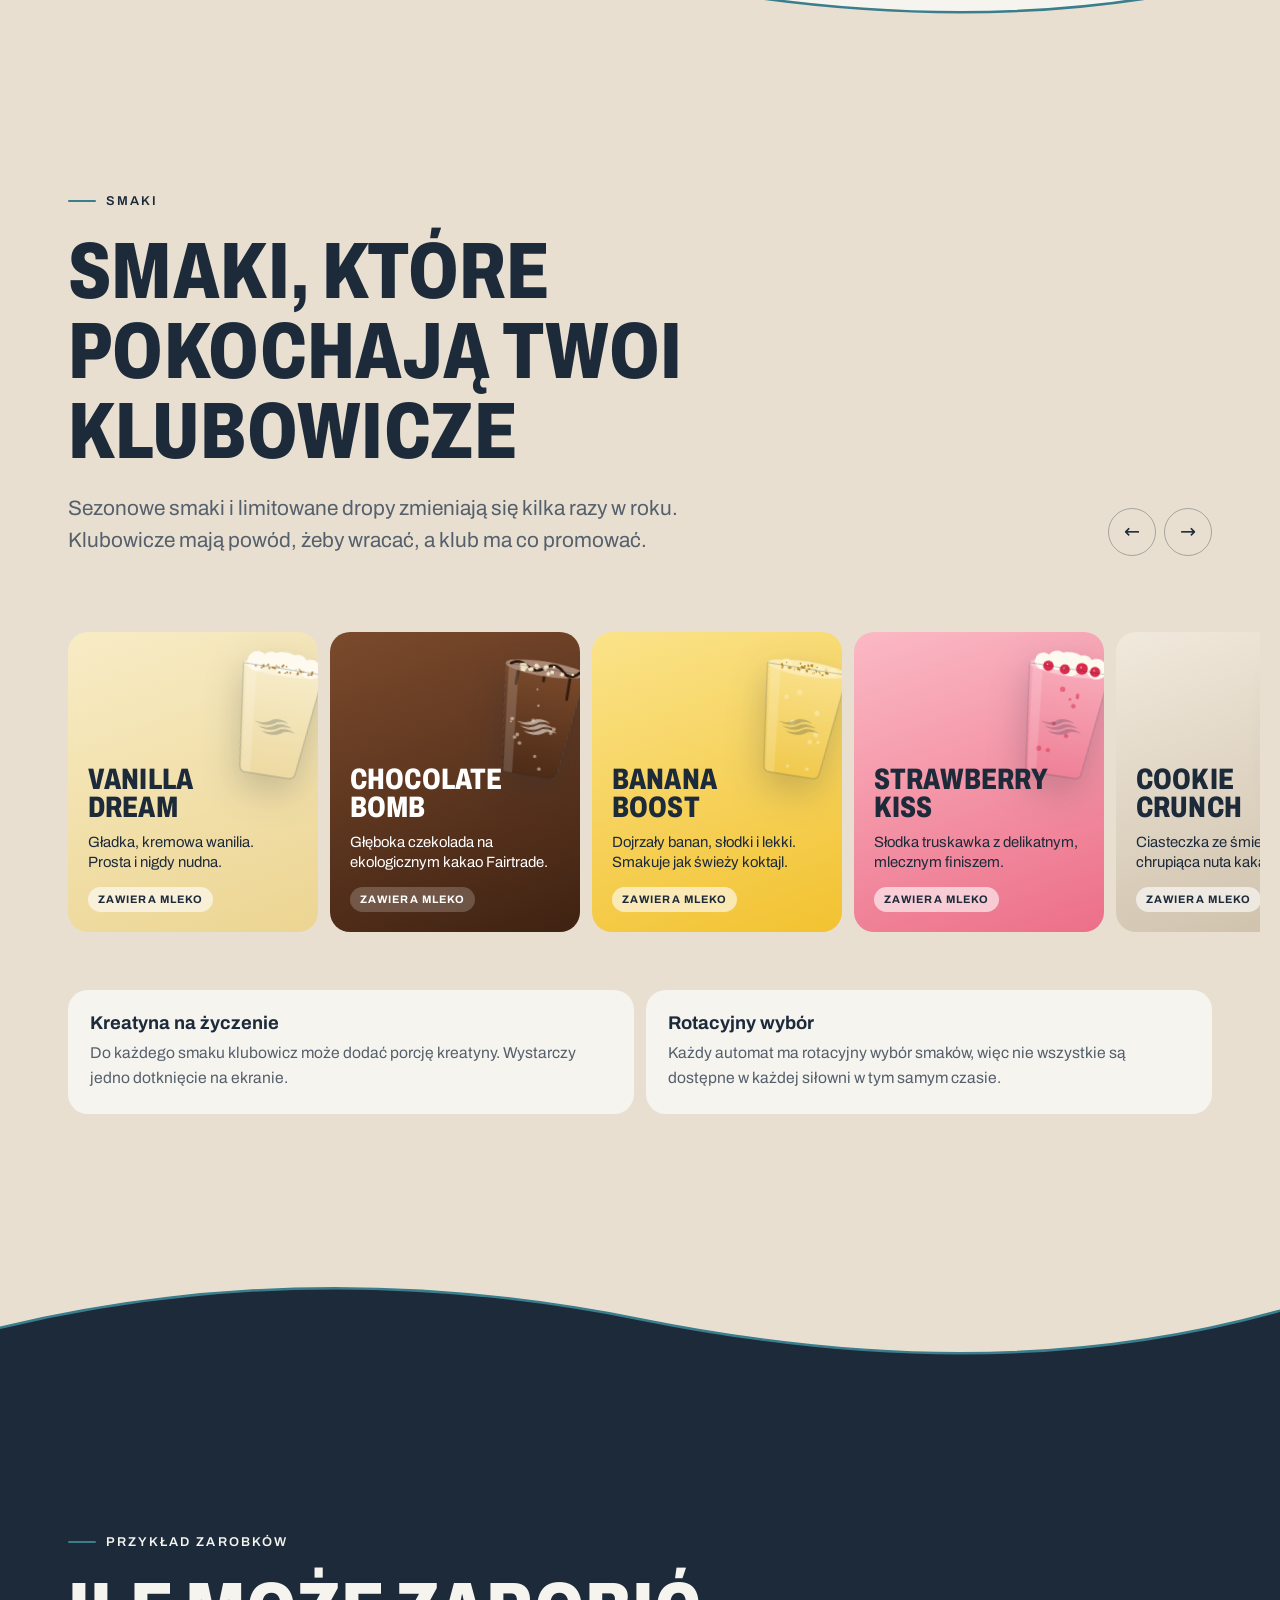
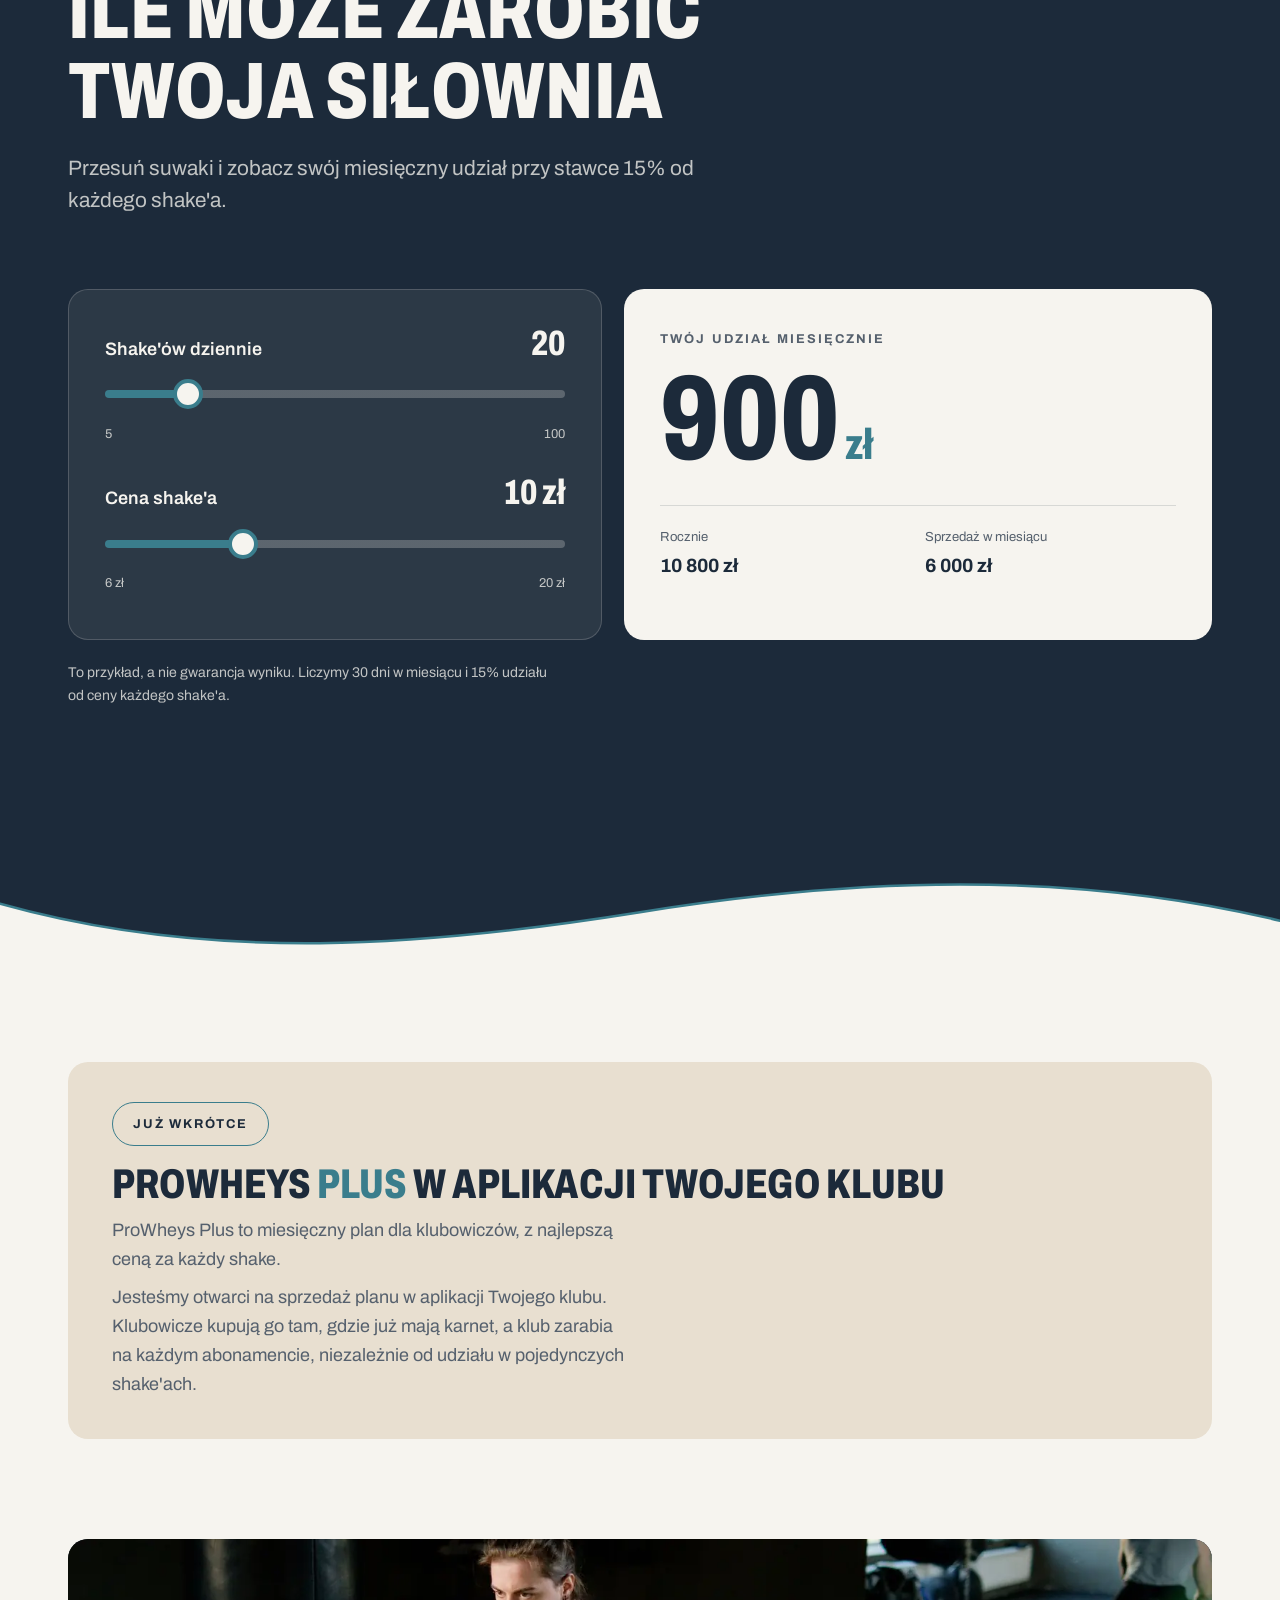
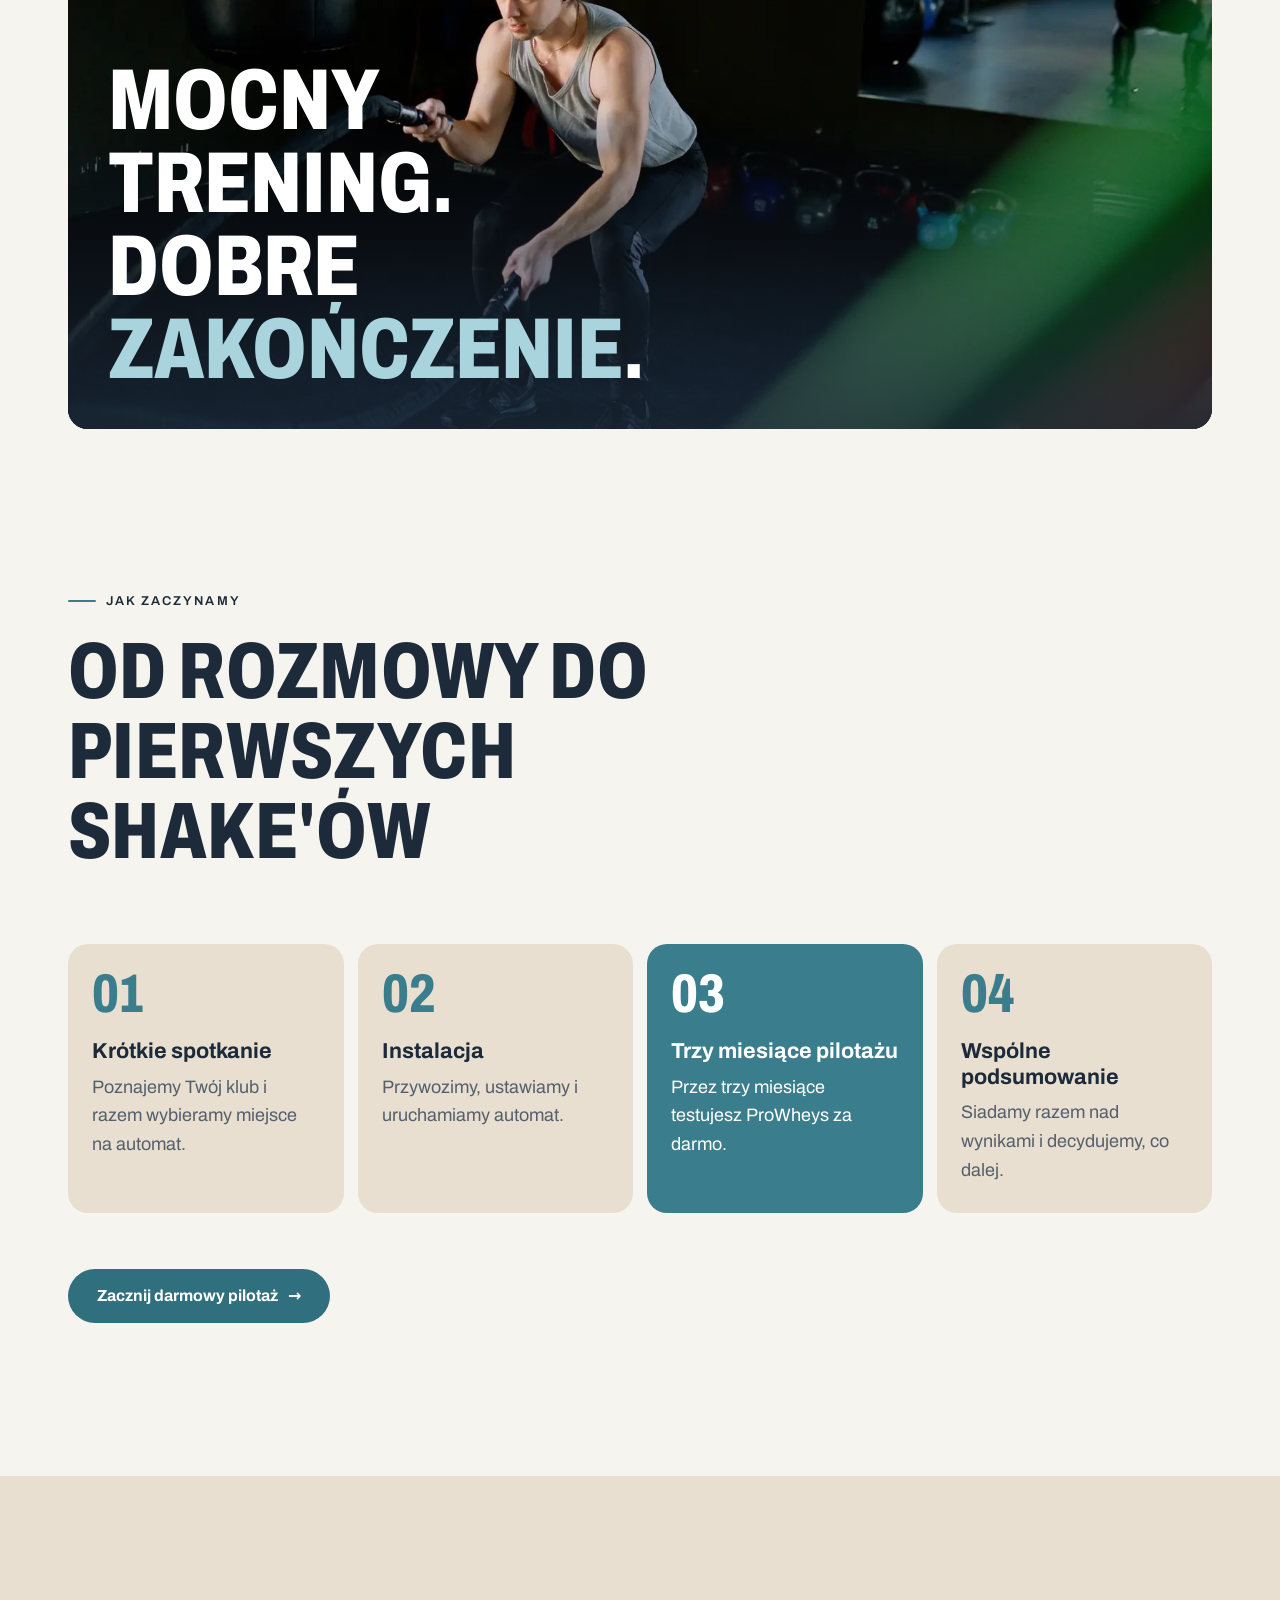
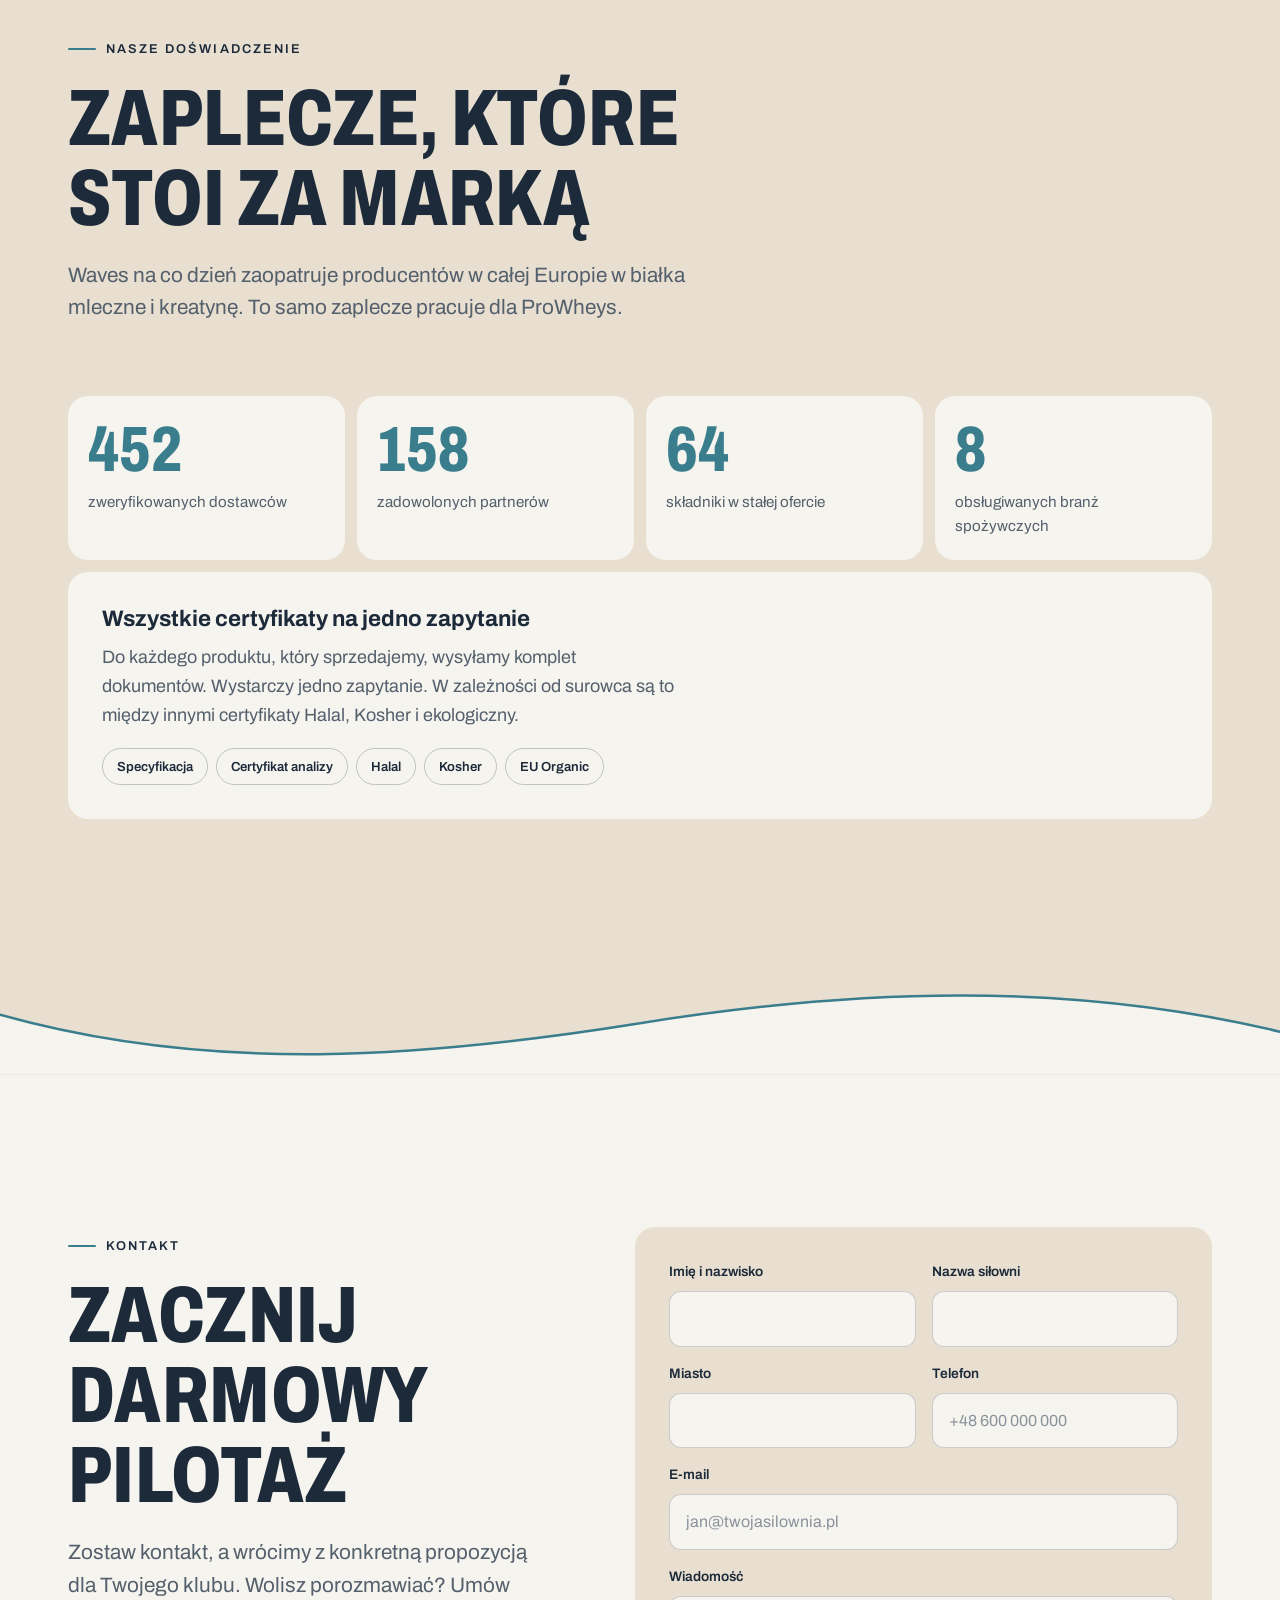
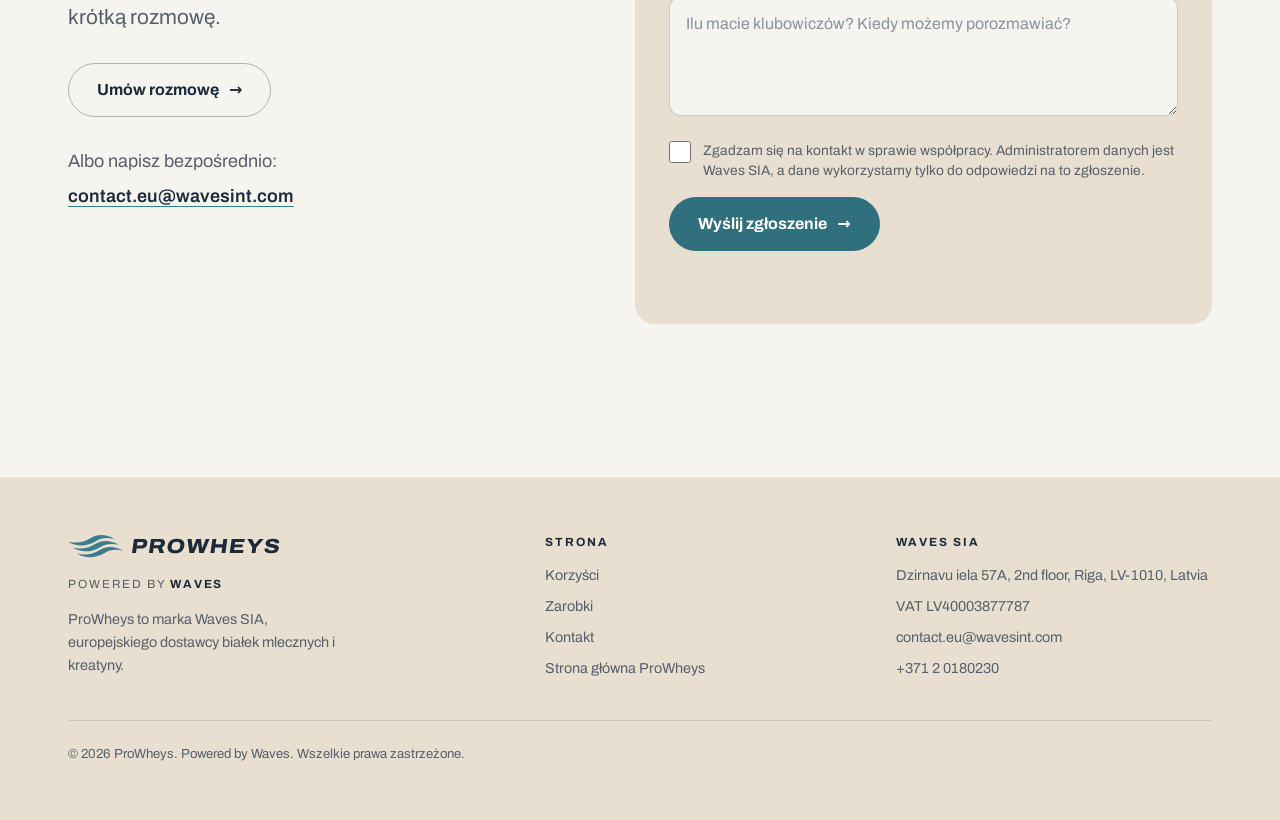
<file: partnership/index.html>
<!doctype html>
<html lang="pl">
<head>
  <meta charset="utf-8">
  <meta name="viewport" content="width=device-width, initial-scale=1, viewport-fit=cover">
  <title data-i18n="meta.titlePartner">ProWheys dla siłowni. Świeże białko w Twoim klubie</title>
  <meta name="description" content="ProWheys dla siłowni i sieci fitness. Automat ze świeżym białkiem bez inwestycji i bez dodatkowej pracy, z udziałem w każdym shake'u. Zacznij darmowy pilotaż." data-i18n-attr="content:meta.descriptionPartner">
  <meta name="theme-color" content="#f6f4ef">
  <meta property="og:type" content="website">
  <meta property="og:title" content="ProWheys dla siłowni. Świeże białko w Twoim klubie">
  <meta property="og:description" content="ProWheys dla siłowni i sieci fitness. Automat ze świeżym białkiem bez inwestycji i bez dodatkowej pracy, z udziałem w każdym shake'u. Zacznij darmowy pilotaż.">
  <meta property="og:image" content="../images/og.jpg">
  <link rel="icon" href="../assets/favicon.svg" type="image/svg+xml">
  <link rel="alternate icon" href="../assets/favicon.ico" sizes="any">
  <link rel="apple-touch-icon" href="../assets/apple-touch-icon.png">
  <link rel="preload" href="../fonts/archivo-latin.woff2" as="font" type="font/woff2" crossorigin>
  <link rel="preload" href="../fonts/archivo-latin-ext.woff2" as="font" type="font/woff2" crossorigin>
  <link rel="preload" href="../images/gym-poster.webp" as="image" type="image/webp">
  <!-- VERSION: the number after ?v= makes browsers fetch fresh styles and scripts. Raise it in every css and js link on this page whenever one of those files changes. -->
  <link rel="stylesheet" href="../css/styles.css?v=7">
  <link rel="stylesheet" href="../css/flavours.css?v=7">
  <!-- VISITOR STATISTICS (Umami, no cookies). Counts visits only on prowheys.com. The clicks it counts are the links marked data-umami-event. -->
  <script defer src="https://cloud.umami.is/script.js" data-website-id="e1c7a1fe-d55a-4a9a-a375-2779bd5c8dac" data-domains="prowheys.com"></script>
  <script>document.documentElement.classList.add('js');</script>
</head>
<body>

<header class="site-header" id="header">
  <div class="container header-inner">
    <a class="brand" href="../" aria-label="ProWheys"><img src="../assets/logo-dark.svg" alt="ProWheys" width="213" height="26"></a>
    <a href="https://wavesint.com/" target="_blank" rel="noopener" data-umami-event="Waves link" data-umami-event-place="header" class="powered">Powered by <strong>Waves</strong></a>
    <nav class="nav" aria-label="Główna nawigacja" data-i18n-attr="aria-label:nav.label">
      <a href="#korzysci" data-i18n="pnav.why">Korzyści</a>
      <a href="#smaki" data-i18n="nav.flavours">Smaki</a>
      <a href="#kalkulator" data-i18n="nav.calc">Zarobki</a>
      <a href="#start" data-i18n="pnav.start">Jak zaczynamy</a>
      <a href="#kontakt" data-i18n="nav.contact">Kontakt</a>
    </nav>
    <div class="lang" role="group" aria-label="Język / Language">
      <button type="button" data-lang="pl" aria-pressed="true">PL</button>
      <button type="button" data-lang="en" aria-pressed="false">EN</button>
    </div>
    <a class="btn btn-primary btn-sm header-cta" href="#kontakt" data-umami-event="Pilot button" data-umami-event-place="header" data-i18n="cta.pilotShort">Zacznij pilotaż</a>
  </div>
</header>

<!-- SIDE DOT MENU for phones and tablets: one dot per menu point, the same points as the header menu. -->
<nav class="dotnav" aria-label="Menu sekcji" data-i18n-attr="aria-label:dotnav.label" data-dotnav>
  <a href="#korzysci"><span class="dotnav-label" data-i18n="pnav.why">Korzyści</span><i aria-hidden="true"></i></a>
  <a href="#smaki"><span class="dotnav-label" data-i18n="nav.flavours">Smaki</span><i aria-hidden="true"></i></a>
  <a href="#kalkulator"><span class="dotnav-label" data-i18n="nav.calc">Zarobki</span><i aria-hidden="true"></i></a>
  <a href="#start"><span class="dotnav-label" data-i18n="pnav.start">Jak zaczynamy</span><i aria-hidden="true"></i></a>
  <a href="#kontakt"><span class="dotnav-label" data-i18n="nav.contact">Kontakt</span><i aria-hidden="true"></i></a>
</nav>

<main id="top">

  <!-- HERO -->
  <section class="hero hero--partner">
    <!-- SWAP: hero video. Replace video/gym.mp4 (a busy gym, no sound, under 3 MB) and its still image images/gym-poster.webp
         with footage from a partner club, ideally with the ProWheys machine in the frame. -->
    <div class="hero-media media">
      <img src="../images/gym-poster.webp" alt="Dwie osoby trenują na rowerkach powietrznych w siłowni" data-i18n-attr="alt:phero.alt" width="1280" height="720" fetchpriority="high" decoding="async">
      <video muted loop playsinline preload="none" data-src="../video/gym.mp4" aria-hidden="true" tabindex="-1"></video>
    </div>
    <svg class="hero-waves" viewBox="0 0 123 57" aria-hidden="true">
      <g fill="currentColor" transform="translate(4 1) skewX(-10)">
        <path d="M0 18 C18 22 34 20 48 10 C60 2 78 0 100 12 C82 8 70 10 60 17 C44 28 20 30 0 18 Z"/>
        <path d="M12 31 C30 35 46 33 60 23 C72 15 90 13 112 25 C94 21 82 23 72 30 C56 41 32 43 12 31 Z"/>
        <path d="M24 44 C42 48 58 46 72 36 C84 28 102 26 124 38 C106 34 94 36 84 43 C68 54 44 56 24 44 Z"/>
      </g>
    </svg>
    <div class="container hero-inner">
      <p class="eyebrow reveal" data-i18n="phero.eyebrow">Dla siłowni i sieci fitness w Polsce</p>
      <h1 class="reveal" style="--i:1" data-i18n="phero.title">ProWheys<br>w Twoim <span class="accent">klubie</span></h1>
      <p class="lead reveal" style="--i:2" data-i18n="phero.lead">Stawiamy automat, dbamy o niego i dzielimy się przychodem z każdego shake'a. Ty zyskujesz nową usługę dla klubowiczów, bez inwestycji i bez dodatkowej pracy.</p>
      <div class="actions reveal" style="--i:3">
        <a class="btn btn-primary" href="#kontakt" data-umami-event="Pilot button" data-umami-event-place="hero"><span data-i18n="cta.pilot">Zacznij darmowy pilotaż</span> <span class="arrow" aria-hidden="true">→</span></a>
        <a class="btn btn-ghost" href="#kalkulator" data-i18n="cta.calc">Policz swój udział</a>
      </div>
      <ul class="hero-facts reveal" style="--i:4">
        <li><strong>0 zł</strong><span data-i18n="phero.fact1">inwestycji po stronie klubu</span></li>
        <li><strong data-i18n="phero.fact2v">3 mies.</strong><span data-i18n="phero.fact2">darmowego pilotażu</span></li>
        <li><strong>15%</strong><span data-i18n="phero.fact3">udziału w przykładowym wyliczeniu</span></li>
      </ul>
    </div>
  </section>

  <!-- THE MACHINE IN A GYM -->
  <section class="section" id="automat">
    <div class="container">
      <div class="section-head">
        <p class="eyebrow reveal" data-i18n="pscene.eyebrow">ProWheys w klubie</p>
        <h2 class="reveal" style="--i:1" data-i18n="pscene.title">Nasza marka w Twojej siłowni</h2>
        <p class="lead reveal" style="--i:2" data-i18n="pscene.lead">Automat stoi pod marką ProWheys i sam przyciąga wzrok po treningu. Klubowicz wybiera smak, a po minucie ma w ręku zimny shake. Za pojedynczy shake płaci każdą popularną metodą bezgotówkową: kartą, zbliżeniowo albo telefonem.</p>
      </div>
      <!-- SWAP: MACHINE SCENE. A drawing of the machine (assets/machine.svg) placed over a gym photo (images/scene-club.webp).
           When you have a real photo of your machine in a gym, replace both images below with that one photo. -->
      <figure class="scene reveal">
        <img class="scene-bg" src="../images/scene-club.webp" alt="" width="1600" height="1068" loading="lazy" decoding="async">
        <img class="scene-machine" src="../assets/machine.svg" alt="Automat ProWheys w siłowni" data-i18n-attr="alt:scene.alt" width="320" height="640" loading="lazy">
        <figcaption data-i18n="scene.caption">Wizualizacja</figcaption>
      </figure>
    </div>
  </section>

  <!-- WHY GYMS PARTNER WITH US -->
  <section class="section section--sand" id="korzysci">
    <div class="container">
      <div class="section-head">
        <p class="eyebrow reveal" data-i18n="why.eyebrow">Dla siłowni</p>
        <h2 class="reveal" style="--i:1" data-i18n="why.title">Ty prowadzisz klub. Resztą zajmiemy się my.</h2>
      </div>
      <!-- SWAP: images/after-training.webp. A member with a shake after training, landscape, about 1400 px wide. -->
      <div class="photo why-photo reveal">
        <img src="../images/after-training.webp" alt="Mężczyzna z shakerem odpoczywa po treningu w siłowni" data-i18n-attr="alt:why.alt" width="1400" height="933" loading="lazy" decoding="async">
      </div>
      <ul class="why-grid">
        <li class="why-card reveal"><p class="n">01</p><h3 data-i18n="why.c1t">Zero inwestycji</h3><p data-i18n="why.c1p">Automat stawiamy na nasz koszt. Ty wskazujesz miejsce.</p></li>
        <li class="why-card reveal" style="--i:1"><p class="n">02</p><h3 data-i18n="why.c2t">Zero dodatkowej pracy</h3><p data-i18n="why.c2p">Sami uzupełniamy, czyścimy i serwisujemy automat.</p></li>
        <li class="why-card reveal" style="--i:2"><p class="n">03</p><h3 data-i18n="why.c3t">Udział w każdym shake'u</h3><p data-i18n="why.c3p">Zarabiasz na każdym shake'u sprzedanym w Twoim klubie.</p></li>
        <li class="why-card reveal" style="--i:3"><p class="n">04</p><h3 data-i18n="why.c4t">Zadowoleni klubowicze</h3><p data-i18n="why.c4p">Świeże białko na miejscu to kolejny powód, żeby wracać do Twojego klubu.</p></li>
        <li class="why-card reveal" style="--i:4"><p class="n">05</p><h3 data-i18n="why.c5t">Higiena bez kompromisów</h3><p data-i18n="why.c5p">Automat czyści się sam i spełnia unijne wymogi higieny i bezpieczeństwa.</p></li>
      </ul>
    </div>
  </section>

  <div class="divider" style="--from:#e8dfd0;--to:#f6f4ef">
    <svg viewBox="0 0 1440 120" preserveAspectRatio="none" aria-hidden="true"><path class="fill" d="M0 50 C240 120 480 100 720 60 S1200 10 1440 70 V120 H0 Z"/><path class="stroke" d="M0 50 C240 120 480 100 720 60 S1200 10 1440 70"/></svg>
  </div>

  <!-- THE MACHINE SCREEN, smaller version. Drawn by js/demo.js -->
  <section class="section" id="demo">
    <div class="container demo-grid demo-grid--compact">
      <div class="demo-copy">
        <p class="eyebrow reveal" data-i18n="demo.eyebrow">Ekran automatu</p>
        <h2 class="reveal" style="--i:1" data-i18n="pdemo.title">To zobaczą Twoi klubowicze</h2>
        <p class="lead reveal" style="--i:2" data-i18n="pdemo.lead">Prosty ekran, trzy dotknięcia i shake jest gotowy. Sprawdź, jak to wygląda od strony klubowicza.</p>
      </div>
      <div class="kiosk kiosk--compact reveal" data-demo data-flavours="vanilla-dream,chocolate-bomb,strawberry-kiss,cookie-crunch,mango-smoothie,neon-night-drive">
        <div class="kiosk-frame">
          <div class="kiosk-bar">
            <img src="../assets/logo.svg" alt="ProWheys" width="123" height="15" loading="lazy">
            <ol class="kiosk-dots" aria-hidden="true"><li></li><li></li><li></li><li></li></ol>
          </div>
          <div class="kiosk-screen" role="group"><noscript>Ten pokaz działa po włączeniu JavaScript.</noscript></div>
        </div>
        <p class="kiosk-caption" data-i18n="demo.caption">To pokaz. W automacie shake powstaje w około minutę.</p>
      </div>
    </div>
  </section>

  <div class="divider" style="--from:#f6f4ef;--to:#e8dfd0">
    <svg viewBox="0 0 1440 120" preserveAspectRatio="none" aria-hidden="true"><path class="fill" d="M0 70 C240 10 480 10 720 60 S1200 120 1440 50 V120 H0 Z"/><path class="stroke" d="M0 70 C240 10 480 10 720 60 S1200 120 1440 50"/></svg>
  </div>

  <!-- FLAVOURS, shorter version. The cards are drawn from the list in js/flavours.js -->
  <section class="section section--sand" id="smaki">
    <div class="container">
      <div class="section-head rail-head">
        <div>
          <p class="eyebrow reveal" data-i18n="flav.eyebrow">Smaki</p>
          <h2 class="reveal" style="--i:1" data-i18n="pflav.title">Smaki, które pokochają Twoi klubowicze</h2>
          <p class="lead reveal" style="--i:2" data-i18n="pflav.lead">Sezonowe smaki i limitowane dropy zmieniają się kilka razy w roku. Klubowicze mają powód, żeby wracać, a klub ma co promować.</p>
        </div>
        <div class="rail-nav">
          <button type="button" data-rail="previous" aria-label="Poprzednie smaki"><span aria-hidden="true">←</span></button>
          <button type="button" data-rail="next" aria-label="Następne smaki"><span aria-hidden="true">→</span></button>
        </div>
      </div>
      <div data-flavour-list="rail">
        <noscript><p>Vanilla Dream, Chocolate Bomb, Banana Boost, Strawberry Kiss, Cookie Crunch, Brownie Bliss, Pistachio Power, Cheesecake Heaven, Salted Caramel Crush, White Choc Cloud, Tiramisu Love, Peanut Butter Punch, Marshmallow Party, Mango Smoothie, Berry Banana Blast, Coco Choco Beach, Cappuccino Kick, Gingerbread Cookie, Cinnamon Roll, Pumpkin Spice Pie, Tropical Sunset, Neon Night Drive, Football Fever, Festival Lemonade.</p></noscript>
      </div>
      <div class="fnotes reveal">
        <div class="fnote"><h3 data-i18n="flav.n1t">Kreatyna na życzenie</h3><p data-i18n="pflav.n1p">Do każdego smaku klubowicz może dodać porcję kreatyny. Wystarczy jedno dotknięcie na ekranie.</p></div>
        <div class="fnote"><h3 data-i18n="flav.n2t">Rotacyjny wybór</h3><p data-i18n="flav.n2p">Każdy automat ma rotacyjny wybór smaków, więc nie wszystkie są dostępne w każdej siłowni w tym samym czasie.</p></div>
      </div>
    </div>
  </section>

  <div class="divider" style="--from:#e8dfd0;--to:#1c2a3a">
    <svg viewBox="0 0 1440 120" preserveAspectRatio="none" aria-hidden="true"><path class="fill" d="M0 70 C240 10 480 10 720 60 S1200 120 1440 50 V120 H0 Z"/><path class="stroke" d="M0 70 C240 10 480 10 720 60 S1200 120 1440 50"/></svg>
  </div>

  <!-- EARNINGS CALCULATOR -->
  <section class="section section--navy" id="kalkulator">
    <div class="container">
      <div class="section-head">
        <p class="eyebrow reveal" data-i18n="calc.eyebrow">Przykład zarobków</p>
        <h2 class="reveal" style="--i:1" data-i18n="calc.title">Ile może zarobić Twoja siłownia</h2>
        <p class="lead reveal" style="--i:2" data-i18n="calc.lead">Przesuń suwaki i zobacz swój miesięczny udział przy stawce 15% od każdego shake'a.</p>
      </div>
      <div class="calc reveal">
        <div class="calc-controls">
          <div class="field-range">
            <label for="shakes"><span data-i18n="calc.shakes">Shake'ów dziennie</span><output id="shakesOut" for="shakes">20</output></label>
            <input type="range" id="shakes" min="5" max="100" step="1" value="20">
            <div class="range-scale" aria-hidden="true"><span>5</span><span>100</span></div>
          </div>
          <div class="field-range">
            <label for="price"><span data-i18n="calc.price">Cena shake'a</span><output id="priceOut" for="price">10 zł</output></label>
            <input type="range" id="price" min="6" max="20" step="0.5" value="10">
            <div class="range-scale" aria-hidden="true"><span>6 zł</span><span>20 zł</span></div>
          </div>
        </div>
        <div class="calc-result" aria-live="polite">
          <p class="calc-label" data-i18n="calc.result">Twój udział miesięcznie</p>
          <p class="calc-number"><span id="monthly">900</span><small>zł</small></p>
          <dl class="calc-sub">
            <div><dt data-i18n="calc.yearly">Rocznie</dt><dd><span id="yearly">10 800</span> zł</dd></div>
            <div><dt data-i18n="calc.sales">Sprzedaż w miesiącu</dt><dd><span id="sales">6 000</span> zł</dd></div>
          </dl>
        </div>
      </div>
      <p class="calc-note reveal" data-i18n="calc.note">To przykład, a nie gwarancja wyniku. Liczymy 30 dni w miesiącu i 15% udziału od ceny każdego shake'a.</p>
    </div>
  </section>

  <div class="divider" style="--from:#1c2a3a;--to:#f6f4ef">
    <svg viewBox="0 0 1440 120" preserveAspectRatio="none" aria-hidden="true"><path class="fill" d="M0 50 C240 120 480 100 720 60 S1200 10 1440 70 V120 H0 Z"/><path class="stroke" d="M0 50 C240 120 480 100 720 60 S1200 10 1440 70"/></svg>
  </div>

  <!-- PROWHEYS PLUS THROUGH THE CLUB'S OWN APP: coming soon -->
  <section class="section section--tight" id="plus">
    <div class="container">
      <div class="teaser reveal">
        <div>
          <span class="badge-soon" data-i18n="plus.badge">Już wkrótce</span>
          <h2 data-i18n="pplus.title">ProWheys <span class="accent">Plus</span> w aplikacji Twojego klubu</h2>
          <p data-i18n="pplus.p1">ProWheys Plus to miesięczny plan dla klubowiczów, z najlepszą ceną za każdy shake.</p>
          <p data-i18n="pplus.p2">Jesteśmy otwarci na sprzedaż planu w aplikacji Twojego klubu. Klubowicze kupują go tam, gdzie już mają karnet, a klub zarabia na każdym abonamencie, niezależnie od udziału w pojedynczych shake'ach.</p>
        </div>
      </div>
    </div>
  </section>

  <!-- SWAP: images/ropes.webp. A big action photo from a gym, landscape, about 1600 px wide. -->
  <section class="band">
    <div class="container">
      <figure class="band-figure band-figure--ropes reveal">
        <img src="../images/ropes.webp" alt="Mężczyzna trenuje z linami w siłowni" data-i18n-attr="alt:pband.alt" width="1600" height="1067" loading="lazy" decoding="async">
        <figcaption data-i18n="pband.title">Mocny trening. Dobre <span>zakończenie</span>.</figcaption>
      </figure>
    </div>
  </section>

  <!-- HOW WE START -->
  <section class="section section--start" id="start">
    <div class="container">
      <div class="section-head">
        <p class="eyebrow reveal" data-i18n="start.eyebrow">Jak zaczynamy</p>
        <h2 class="reveal" style="--i:1" data-i18n="start.title">Od rozmowy do pierwszych shake'ów</h2>
      </div>
      <ol class="timeline">
        <li class="reveal"><p class="n" aria-hidden="true">01</p><h3 data-i18n="start.s1t">Krótkie spotkanie</h3><p data-i18n="start.s1p">Poznajemy Twój klub i razem wybieramy miejsce na automat.</p></li>
        <li class="reveal" style="--i:1"><p class="n" aria-hidden="true">02</p><h3 data-i18n="start.s2t">Instalacja</h3><p data-i18n="start.s2p">Przywozimy, ustawiamy i uruchamiamy automat.</p></li>
        <li class="reveal is-key" style="--i:2"><p class="n" aria-hidden="true">03</p><h3 data-i18n="start.s3t">Trzy miesiące pilotażu</h3><p data-i18n="start.s3p">Przez trzy miesiące testujesz ProWheys za darmo.</p></li>
        <li class="reveal" style="--i:3"><p class="n" aria-hidden="true">04</p><h3 data-i18n="start.s4t">Wspólne podsumowanie</h3><p data-i18n="start.s4p">Siadamy razem nad wynikami i decydujemy, co dalej.</p></li>
      </ol>
      <div class="actions start-cta reveal">
        <a class="btn btn-primary" href="#kontakt" data-umami-event="Pilot button" data-umami-event-place="how we start"><span data-i18n="cta.pilot">Zacznij darmowy pilotaż</span> <span class="arrow" aria-hidden="true">→</span></a>
      </div>
    </div>
  </section>

  <!-- OUR EXPERIENCE -->
  <section class="section section--sand" id="doswiadczenie">
    <div class="container">
      <div class="section-head">
        <p class="eyebrow reveal" data-i18n="exp.eyebrow">Nasze doświadczenie</p>
        <h2 class="reveal" style="--i:1" data-i18n="exp.title">Zaplecze, które stoi za marką</h2>
        <p class="lead reveal" style="--i:2" data-i18n="exp.lead">Waves na co dzień zaopatruje producentów w całej Europie w białka mleczne i kreatynę. To samo zaplecze pracuje dla ProWheys.</p>
      </div>
      <!-- WAVES FACTS: numbers taken from wavesint.com. Update them when the Waves site changes. -->
      <ul class="stats reveal">
        <li class="stat"><strong>452</strong><span data-i18n="exp.s2">zweryfikowanych dostawców</span></li>
        <li class="stat"><strong>158</strong><span data-i18n="exp.s3">zadowolonych partnerów</span></li>
        <li class="stat"><strong>64</strong><span data-i18n="exp.s4">składniki w stałej ofercie</span></li>
        <li class="stat"><strong>8</strong><span data-i18n="exp.s5">obsługiwanych branż spożywczych</span></li>
      </ul>
      <div class="proof proof--card reveal">
        <div class="docs">
          <h3 data-i18n="docs.title">Wszystkie certyfikaty na jedno zapytanie</h3>
          <p data-i18n="docs.p">Do każdego produktu, który sprzedajemy, wysyłamy komplet dokumentów. Wystarczy jedno zapytanie. W zależności od surowca są to między innymi certyfikaty Halal, Kosher i ekologiczny.</p>
          <ul class="chips">
            <li data-i18n="docs.c1">Specyfikacja</li>
            <li data-i18n="docs.c2">Certyfikat analizy</li>
            <li>Halal</li>
            <li>Kosher</li>
            <li>EU Organic</li>
          </ul>
        </div>
      </div>
    </div>
  </section>

  <div class="divider" style="--from:#e8dfd0;--to:#f6f4ef">
    <svg viewBox="0 0 1440 120" preserveAspectRatio="none" aria-hidden="true"><path class="fill" d="M0 50 C240 120 480 100 720 60 S1200 10 1440 70 V120 H0 Z"/><path class="stroke" d="M0 50 C240 120 480 100 720 60 S1200 10 1440 70"/></svg>
  </div>

  <!-- CONTACT -->
  <section class="section" id="kontakt">
    <div class="container contact-grid">
      <div class="contact-aside">
        <p class="eyebrow reveal" data-i18n="contact.eyebrow">Kontakt</p>
        <h2 class="reveal" style="--i:1" data-i18n="contact.title">Zacznij darmowy pilotaż</h2>
        <p class="lead reveal" style="--i:2" data-i18n="contact.lead">Zostaw kontakt, a wrócimy z konkretną propozycją dla Twojego klubu. Wolisz porozmawiać? Umów krótką rozmowę.</p>
        <div class="actions reveal" style="--i:3">
          <a class="btn btn-ghost" id="bookCall" href="#kontakt" data-umami-event="Book a call button"><span data-i18n="cta.call">Umów rozmowę</span> <span class="arrow" aria-hidden="true">→</span></a>
        </div>
        <div class="contact-direct reveal" style="--i:4">
          <span data-i18n="contact.direct">Albo napisz bezpośrednio:</span>
          <a class="js-email" href="#kontakt"></a>
        </div>
      </div>

      <!-- FORM SERVICE: the address after action= is the Formspree form that emails each enquiry to you.
           To use another Formspree form, change only this address. Without an address the form opens the visitor's email app. -->
      <form class="form reveal" id="contactForm" action="https://formspree.io/f/mzerdnyw" method="POST" novalidate>
        <div class="form-row">
          <div class="field">
            <label for="f-name" data-i18n="form.name">Imię i nazwisko</label>
            <input id="f-name" name="name" type="text" autocomplete="name" required>
            <p class="error" data-i18n="form.required">Uzupełnij to pole.</p>
          </div>
          <div class="field">
            <label for="f-gym" data-i18n="form.gym">Nazwa siłowni</label>
            <input id="f-gym" name="gym" type="text" autocomplete="organization" required>
            <p class="error" data-i18n="form.required">Uzupełnij to pole.</p>
          </div>
        </div>
        <div class="form-row">
          <div class="field">
            <label for="f-city" data-i18n="form.city">Miasto</label>
            <input id="f-city" name="city" type="text" autocomplete="address-level2" required>
            <p class="error" data-i18n="form.required">Uzupełnij to pole.</p>
          </div>
          <div class="field">
            <label for="f-phone" data-i18n="form.phone">Telefon</label>
            <input id="f-phone" name="phone" type="tel" autocomplete="tel" inputmode="tel" placeholder="+48 600 000 000">
          </div>
        </div>
        <div class="field">
          <label for="f-email" data-i18n="form.email">E-mail</label>
          <input id="f-email" name="email" type="email" autocomplete="email" inputmode="email" required placeholder="jan@twojasilownia.pl" data-i18n-attr="placeholder:form.emailPh">
          <p class="error" data-i18n="form.emailError">Podaj poprawny adres e-mail.</p>
        </div>
        <div class="field">
          <label for="f-message" data-i18n="form.message">Wiadomość</label>
          <textarea id="f-message" name="message" placeholder="Ilu macie klubowiczów? Kiedy możemy porozmawiać?" data-i18n-attr="placeholder:form.messagePh"></textarea>
        </div>
        <input class="hp" type="text" name="_gotcha" tabindex="-1" autocomplete="off" aria-hidden="true">
        <label class="consent">
          <input type="checkbox" name="consent" id="f-consent" required>
          <span data-i18n="form.consent">Zgadzam się na kontakt w sprawie współpracy. Administratorem danych jest Waves SIA, a dane wykorzystamy tylko do odpowiedzi na to zgłoszenie.</span>
        </label>
        <button class="btn btn-primary" type="submit"><span data-i18n="form.submit">Wyślij zgłoszenie</span> <span class="arrow" aria-hidden="true">→</span></button>
        <p class="form-status" id="formStatus" role="status"></p>
      </form>
    </div>
  </section>

</main>

<footer class="site-footer">
  <div class="container">
    <div class="footer-grid">
      <div class="footer-brand">
        <img src="../assets/logo-dark.svg" alt="ProWheys" width="213" height="26" loading="lazy">
        <p class="footer-powered"><a href="https://wavesint.com/" target="_blank" rel="noopener" data-umami-event="Waves link" data-umami-event-place="footer">Powered by <strong>Waves</strong></a></p>
        <p style="margin-top:14px; max-width:36ch" data-i18n="footer.about">ProWheys to marka Waves SIA, europejskiego dostawcy białek mlecznych i kreatyny.</p>
      </div>
      <div>
        <h4 data-i18n="footer.site">Strona</h4>
        <ul>
          <li><a href="#korzysci" data-i18n="pnav.why">Korzyści</a></li>
          <li><a href="#kalkulator" data-i18n="nav.calc">Zarobki</a></li>
          <li><a href="#kontakt" data-i18n="nav.contact">Kontakt</a></li>
          <li><a href="../" data-i18n="footer.home">Strona główna ProWheys</a></li>
        </ul>
      </div>
      <div>
        <!-- COMPANY DETAILS: please confirm before going live. -->
        <h4>Waves SIA</h4>
        <ul>
          <li>Dzirnavu iela 57A, 2nd floor, Riga, LV-1010, Latvia</li>
          <li>VAT LV40003877787</li>
          <li><a class="js-email" href="#"></a></li>
          <li><a href="tel:+37120180230">+371 2 0180230</a></li>
        </ul>
      </div>
    </div>
    <p class="footer-bottom">© <span id="year">2026</span> ProWheys. Powered by <a href="https://wavesint.com/" target="_blank" rel="noopener" data-umami-event="Waves link" data-umami-event-place="footer line">Waves</a>. <span data-i18n="footer.rights">Wszelkie prawa zastrzeżone.</span></p>
  </div>
</footer>

<div class="sticky-cta" id="stickyCta">
  <a class="btn btn-primary" href="#kontakt" data-umami-event="Pilot button" data-umami-event-place="sticky bar"><span data-i18n="cta.pilotShort">Zacznij pilotaż</span> <span class="arrow" aria-hidden="true">→</span></a>
</div>

<script src="../js/i18n-en.js?v=7" defer></script>
<script src="../js/main.js?v=7" defer></script>
<script src="../js/dotnav.js?v=7" defer></script>
<script src="../js/flavours.js?v=7" defer></script>
<script src="../js/demo.js?v=7" defer></script>
</body>
</html>
</file>
<file: css/styles.css>
/* ProWheys. One stylesheet, no build step. Light theme. */

@font-face {
  font-family: "Archivo";
  src: url("../fonts/archivo-latin-ext.woff2") format("woff2");
  font-weight: 100 900;
  font-stretch: 62% 125%;
  font-display: swap;
  unicode-range: U+0100-02AF, U+0304, U+0308, U+0329, U+1E00-1E9F, U+1EF2-1EFF, U+2020, U+20A0-20AB, U+20AD-20C0, U+2113, U+2C60-2C7F, U+A720-A7FF;
}
@font-face {
  font-family: "Archivo";
  src: url("../fonts/archivo-latin.woff2") format("woff2");
  font-weight: 100 900;
  font-stretch: 62% 125%;
  font-display: swap;
  unicode-range: U+0000-00FF, U+0131, U+0152-0153, U+02BB-02BC, U+02C6, U+02DA, U+02DC, U+0304, U+0308, U+0329, U+2000-206F, U+2074, U+20AC, U+2122, U+2191, U+2193, U+2212, U+2215, U+FEFF, U+FFFD;
}

:root {
  /* Brand palette */
  --paper: #f6f4ef;      /* warm off-white: page background */
  --sand: #e8dfd0;       /* soft sand: alternating sections and cards */
  --navy: #1c2a3a;       /* deep slate navy: text, headings, the one dark section */
  --teal: #3a7d8c;       /* muted ocean teal: brand accent and the wave */
  --teal-dark: #2f6f7e;  /* darker teal: buttons only */

  /* Derived from the palette */
  --muted: #55606d;                       /* secondary text on light backgrounds */
  --line: rgba(28, 42, 58, 0.14);         /* hairlines on light backgrounds */
  --on-navy: #f6f4ef;                     /* text on the navy section */
  --on-navy-muted: rgba(246, 244, 239, 0.76);
  --on-navy-line: rgba(246, 244, 239, 0.18);

  --radius: 20px;
  --radius-sm: 12px;
  --gutter: clamp(20px, 5vw, 48px);
  --section: clamp(80px, 12vw, 160px);
  --ease: cubic-bezier(0.22, 1, 0.36, 1);
  --header-h: 68px;
}

*, *::before, *::after { box-sizing: border-box; }
html { scroll-behavior: smooth; scroll-padding-top: var(--header-h); -webkit-text-size-adjust: 100%; }
body {
  margin: 0;
  background: var(--paper);
  color: var(--navy);
  font-family: "Archivo", system-ui, -apple-system, "Segoe UI", Roboto, sans-serif;
  font-size: 17px;
  line-height: 1.6;
  -webkit-font-smoothing: antialiased;
  overflow-x: hidden;
}
img, svg { display: block; max-width: 100%; }
img { height: auto; }
a { color: inherit; }
h1, h2, h3, p, ul, ol { margin: 0; }
ul, ol { padding: 0; list-style: none; }
:focus-visible { outline: 3px solid var(--teal); outline-offset: 3px; border-radius: 6px; }
.sr-only { position: absolute; width: 1px; height: 1px; overflow: hidden; clip-path: inset(50%); white-space: nowrap; }

.container { width: 100%; max-width: 1240px; margin: 0 auto; padding: 0 var(--gutter); }
.section { padding: var(--section) 0; position: relative; }
.section--sand { background: var(--sand); }
.section--navy { background: var(--navy); color: var(--on-navy); }
.section--tight { padding: clamp(56px, 8vw, 100px) 0; }

/* Type */
.display, h1, h2 {
  font-stretch: 75%;
  font-weight: 800;
  text-transform: uppercase;
  line-height: 1;
  letter-spacing: 0.005em;
}
h1 { font-size: clamp(2.5rem, min(12.4vw, 12.5vh), 9rem); }
h2 { font-size: clamp(2.3rem, 7.4vw, 5rem); max-width: 16ch; }
h3 { font-size: 1.35rem; font-weight: 700; line-height: 1.2; }
.accent { color: var(--teal); }
.eyebrow {
  display: inline-flex; align-items: center; gap: 10px;
  font-size: 0.8rem; font-weight: 600; letter-spacing: 0.16em; text-transform: uppercase;
  color: var(--navy); margin-bottom: 20px;
}
.eyebrow::before { content: ""; width: 28px; height: 2px; background: var(--teal); border-radius: 2px; }
.section--navy .eyebrow { color: var(--on-navy); }
.lead { font-size: clamp(1.05rem, 2.2vw, 1.3rem); line-height: 1.55; color: var(--muted); max-width: 56ch; }
.section--navy .lead { color: var(--on-navy-muted); }
.section-head { margin-bottom: clamp(36px, 6vw, 72px); }
.section-head .lead { margin-top: 20px; }

/* Buttons. The darker teal is used here and nowhere else. */
.btn {
  display: inline-flex; align-items: center; justify-content: center; gap: 10px;
  min-height: 54px; padding: 0 28px; border-radius: 999px; border: 1.5px solid transparent;
  font: inherit; font-weight: 700; font-size: 1rem; text-decoration: none; cursor: pointer;
  transition: transform 0.25s var(--ease), background-color 0.25s, border-color 0.25s, color 0.25s;
}
.btn:hover { transform: translateY(-2px); }
.btn:active { transform: translateY(0) scale(0.98); }
.btn-primary { background: var(--teal-dark); color: #ffffff; }
.btn-primary:hover { background: #286170; }
.btn-ghost { border-color: rgba(28, 42, 58, 0.32); color: var(--navy); }
.btn-ghost:hover { border-color: var(--navy); }
.section--navy .btn-ghost { border-color: rgba(246, 244, 239, 0.4); color: var(--on-navy); }
.btn-sm { min-height: 42px; padding: 0 20px; font-size: 0.92rem; }
.btn .arrow { transition: transform 0.25s var(--ease); }
.btn:hover .arrow { transform: translateX(4px); }
.actions { display: flex; flex-wrap: wrap; gap: 12px; }

/* Header */
.site-header {
  position: fixed; inset: 0 0 auto 0; z-index: 50; height: var(--header-h);
  transition: background-color 0.3s, box-shadow 0.3s;
}
.site-header.is-scrolled { background: rgba(246, 244, 239, 0.92); backdrop-filter: blur(12px); box-shadow: 0 1px 0 var(--line); }
.header-inner { height: 100%; display: flex; align-items: center; gap: 18px; }
.brand { display: flex; align-items: center; flex-shrink: 0; }
.brand img { height: 22px; width: auto; }
.powered {
  font-size: 0.68rem; letter-spacing: 0.14em; text-transform: uppercase; color: var(--muted);
  padding-left: 14px; border-left: 1px solid var(--line); white-space: nowrap; line-height: 1.3;
}
.powered strong { color: var(--navy); font-weight: 700; display: block; transition: color 0.2s; }
a.powered { text-decoration: none; }
a.powered:hover strong { color: var(--teal-dark); }
.nav { display: none; margin-left: auto; gap: 28px; }
.nav a { font-size: 0.92rem; font-weight: 500; text-decoration: none; color: var(--muted); transition: color 0.2s; }
.nav a:hover { color: var(--navy); }
.lang { display: flex; margin-left: auto; border: 1px solid var(--line); border-radius: 999px; padding: 3px; flex-shrink: 0; }
.lang button {
  font: inherit; font-size: 0.78rem; font-weight: 700; letter-spacing: 0.06em; color: var(--muted);
  background: none; border: 0; border-radius: 999px; min-width: 40px; min-height: 34px; cursor: pointer;
}
.lang button[aria-pressed="true"] { background: var(--navy); color: var(--paper); }
.header-cta { display: none; }

/* Hero: text on paper, photo as a framed card */
.hero { position: relative; display: flex; flex-direction: column; overflow: hidden; background: var(--paper); }
.hero-inner { order: 2; position: relative; z-index: 1; padding-top: 30px; padding-bottom: clamp(44px, 8vw, 72px); }
.hero-media { order: 1; position: relative; z-index: 1; margin: calc(var(--header-h) + 6px) var(--gutter) 0; border-radius: var(--radius); overflow: hidden; aspect-ratio: 5 / 4; background: var(--sand); }
.hero--partner .hero-media { aspect-ratio: 16 / 11; }
.hero-media img, .hero-media video { object-position: 65% top; }

/* The drawn ProWheys dispenser that sits on top of the hero footage, so the shake pours from our machine.
   The nozzle is placed over the stream in the video (65% from the left). */
.dispenser { position: absolute; z-index: 2; inset: 0 0 auto 0; height: clamp(52px, 15%, 92px); display: flex; align-items: center; justify-content: space-between; gap: 12px; padding: 0 18px; background: linear-gradient(180deg, #223346, var(--navy)); border-bottom: 3px solid var(--teal); box-shadow: 0 14px 26px rgba(28, 42, 58, 0.35); }
.dispenser img { height: 15px; width: auto; }
.dispenser-dots { display: flex; align-items: center; gap: 7px; }
.dispenser-dots i { width: 13px; height: 13px; border-radius: 50%; box-shadow: inset 0 0 0 1px rgba(255, 255, 255, 0.28); }
.dispenser-dots i.is-active { box-shadow: 0 0 0 2px var(--navy), 0 0 0 4px #a9d4de; animation: dispenser-pulse 1.6s ease-in-out infinite; }
.dispenser-nozzle { position: absolute; left: 65%; top: calc(100% + 3px); width: 22%; max-width: 104px; height: 24px; transform: translateX(-50%); border-radius: 0 0 14px 14px; background: linear-gradient(180deg, var(--navy), #111b27); box-shadow: 0 8px 14px rgba(28, 42, 58, 0.35); }
.dispenser-nozzle::after { content: ""; position: absolute; left: 22%; right: 22%; bottom: 0; height: 5px; border-radius: 5px 5px 0 0; background: #0a121b; }
@keyframes dispenser-pulse { 50% { opacity: 0.55; } }
/* The flavour being poured, with a link to all flavours */
.hero-flavour { position: absolute; z-index: 2; left: 12px; bottom: 12px; display: inline-flex; align-items: center; gap: 9px; min-height: 44px; padding: 0 16px 0 12px; border-radius: 999px; background: var(--paper); color: var(--navy); font-size: 0.86rem; text-decoration: none; box-shadow: 0 10px 22px rgba(28, 42, 58, 0.22); transition: transform 0.25s var(--ease); }
.hero-flavour:hover { transform: translateY(-2px); }
.hero-flavour i { width: 16px; height: 16px; border-radius: 50%; flex-shrink: 0; }
.hero-flavour strong { font-weight: 700; white-space: nowrap; }
.hero-flavour-more { display: none; padding-left: 10px; border-left: 1px solid var(--line); color: var(--muted); font-weight: 600; white-space: nowrap; }
.hero-flavour .arrow { transition: transform 0.25s var(--ease); }
.hero-flavour:hover .arrow { transform: translateX(4px); }
.hero--partner .hero-media img, .hero--partner .hero-media video { object-position: center; }
.hero-waves { position: absolute; right: -22%; top: 3%; width: min(90vw, 760px); color: var(--teal); opacity: 0.1; pointer-events: none; }
.hero-waves path { animation: drift 11s ease-in-out infinite alternate; }
.hero-waves path:nth-child(2) { animation-delay: -3.5s; }
.hero-waves path:nth-child(3) { animation-delay: -7s; }
@keyframes drift { from { transform: translateX(-10px); } to { transform: translateX(10px); } }
.hero h1 { margin-bottom: 22px; }
.hero .lead { margin-bottom: 30px; }
.hero .actions .btn { flex: 1 1 100%; }
.hero-facts { display: grid; grid-template-columns: repeat(3, minmax(0, 1fr)); gap: 14px; margin-top: clamp(36px, 6vw, 56px); padding-top: 22px; border-top: 1px solid var(--line); }
.hero-facts strong { display: block; font-stretch: 75%; font-weight: 800; font-size: clamp(1.7rem, 5.4vw, 2.6rem); line-height: 1; }
.hero-facts span { display: block; margin-top: 6px; font-size: 0.82rem; line-height: 1.35; color: var(--muted); }

/* A photo that turns into a short looping video when the connection allows it.
   The image is the poster and stays visible until the video plays. */
.media { position: relative; overflow: hidden; }
.media > img, .media > video { width: 100%; height: 100%; object-fit: cover; }
.media > video { position: absolute; inset: 0; opacity: 0; transition: opacity 0.7s ease; pointer-events: none; }
.media > video.is-playing { opacity: 1; }

/* Wave dividers */
.divider { background: var(--from); line-height: 0; margin-bottom: -1px; }
.divider svg { width: 100%; height: clamp(46px, 8vw, 120px); }
.divider .fill { fill: var(--to); }
.divider .stroke { fill: none; stroke: var(--teal); stroke-width: 2.5; vector-effect: non-scaling-stroke; stroke-linecap: round; }

/* Steps: how it works */
.steps { display: grid; gap: 16px; counter-reset: step; }
.step { position: relative; background: var(--sand); border-radius: var(--radius); padding: 28px 24px 30px; overflow: hidden; }
.section--sand .step { background: var(--paper); }
.step .step-num { font-stretch: 75%; font-weight: 800; font-size: 4.6rem; line-height: 0.9; color: var(--teal); margin-bottom: 26px; }
.step h3 { margin-bottom: 10px; font-size: 1.5rem; }
.step p { color: var(--muted); }
.step-tags { display: flex; flex-wrap: wrap; gap: 8px; margin-top: 18px; }
.tag { font-size: 0.8rem; font-weight: 600; padding: 6px 12px; border-radius: 999px; border: 1px solid rgba(28, 42, 58, 0.24); color: var(--navy); }

/* Machine in a gym (visualisation) */
.scene { position: relative; margin: clamp(36px, 6vw, 72px) 0 0; border-radius: var(--radius); overflow: hidden; aspect-ratio: 4 / 5; background: var(--navy); }
.scene-bg { position: absolute; inset: 0; width: 100%; height: 100%; object-fit: cover; filter: brightness(0.7) saturate(0.7); }
.scene::after { content: ""; position: absolute; inset: 0; background: linear-gradient(180deg, rgba(28, 42, 58, 0.05) 30%, rgba(28, 42, 58, 0.7) 100%); pointer-events: none; }
.scene-machine { position: absolute; z-index: 1; left: 50%; bottom: 7%; height: 80%; width: auto; max-width: none; transform: translateX(-50%); filter: drop-shadow(0 30px 40px rgba(0, 0, 0, 0.5)); }
.scene figcaption { position: absolute; z-index: 2; left: 14px; bottom: 14px; font-size: 0.74rem; font-weight: 600; letter-spacing: 0.08em; text-transform: uppercase; color: var(--navy); background: var(--paper); padding: 7px 12px; border-radius: 999px; }

/* Small pointer to the partnership page */
.teaser { background: var(--sand); border-radius: var(--radius); padding: 30px 24px; display: grid; gap: 22px; align-items: center; }
.teaser h2 { font-size: clamp(1.8rem, 5vw, 2.6rem); max-width: none; }
.teaser p { color: var(--muted); margin-top: 10px; max-width: 52ch; }

.section--sand .teaser { background: var(--paper); }
.teaser > div > .badge-soon { margin-bottom: 18px; }
.badge-soon { justify-self: start; display: inline-flex; align-items: center; min-height: 44px; padding: 0 20px; border-radius: 999px; border: 1.5px solid var(--teal); font-size: 0.8rem; font-weight: 700; letter-spacing: 0.14em; text-transform: uppercase; color: var(--navy); white-space: nowrap; }

/* Waves facts and certificates on request */
.proof { margin-top: clamp(44px, 7vw, 80px); padding-top: clamp(32px, 5vw, 48px); border-top: 1px solid var(--on-navy-line); display: grid; gap: 32px; }
.proof-stats { display: grid; grid-template-columns: repeat(2, minmax(0, 1fr)); gap: 20px; }
.proof-stats strong { display: block; font-stretch: 75%; font-weight: 800; font-size: clamp(2.8rem, 9vw, 4.4rem); line-height: 1; }
.proof-stats span { display: block; margin-top: 8px; font-size: 0.95rem; line-height: 1.4; color: var(--on-navy-muted); }
.docs h3 { font-size: 1.4rem; margin-bottom: 10px; }
.docs p { color: var(--on-navy-muted); max-width: 58ch; }
.chips { display: flex; flex-wrap: wrap; gap: 8px; margin-top: 18px; }
.chips li { font-size: 0.82rem; font-weight: 600; padding: 7px 14px; border-radius: 999px; border: 1px solid var(--on-navy-line); }
.proof--card { margin-top: 12px; padding: 26px 22px; border-top: 0; background: var(--paper); border-radius: var(--radius); }
.proof--card .docs p { color: var(--muted); }
.proof--card .chips li { border-color: rgba(28, 42, 58, 0.24); }

/* Product */
.split { display: grid; gap: clamp(32px, 6vw, 80px); align-items: center; }
.photo { position: relative; border-radius: var(--radius); overflow: hidden; background: var(--sand); }
.photo img { width: 100%; height: 100%; object-fit: cover; }
.photo--tall { aspect-ratio: 4 / 5; }
.photo--wide { aspect-ratio: 16 / 10; }
.photo-badge { position: absolute; left: 16px; bottom: 16px; background: var(--teal); color: #ffffff; border-radius: 16px; padding: 14px 18px; line-height: 1; }
.photo-badge strong { display: block; font-stretch: 75%; font-weight: 800; font-size: 2.6rem; }
.photo-badge span { display: block; margin-top: 6px; font-size: 0.8rem; font-weight: 600; letter-spacing: 0.04em; }
.spec-list { margin-top: 34px; border-top: 1px solid var(--line); }
.spec-list li { display: grid; grid-template-columns: minmax(0, 0.9fr) minmax(0, 1.4fr); gap: 16px; padding: 18px 0; border-bottom: 1px solid var(--line); }
.spec-list strong { font-weight: 700; }
.spec-list span { color: var(--muted); }
.text-link { display: inline-flex; align-items: center; gap: 8px; margin-top: 26px; font-weight: 700; color: var(--navy); text-decoration: underline; text-decoration-color: var(--teal); text-decoration-thickness: 2px; text-underline-offset: 6px; }
.text-link .arrow { transition: transform 0.25s var(--ease); }
.text-link:hover .arrow { transform: translateX(4px); }

/* Gym partner offer near the top of the home page */
.partner-band .hero-facts { margin-top: 28px; }
.partner-band p.lead { margin-top: 18px; }
.partner-band .actions { margin-top: 30px; }
.partner-band h2 { font-size: clamp(2.1rem, 6.4vw, 4rem); }

/* Big photo with a statement on it */
.band { padding: 0 0 var(--section); }
.band-figure { position: relative; margin: 0; border-radius: var(--radius); overflow: hidden; aspect-ratio: 4 / 5; background: var(--navy); }
.band-figure img { width: 100%; height: 100%; object-fit: cover; object-position: 38% center; }
.band-figure::after { content: ""; position: absolute; inset: 0; background: linear-gradient(180deg, rgba(28, 42, 58, 0) 35%, rgba(28, 42, 58, 0.78) 100%); pointer-events: none; }
.band-figure figcaption { position: absolute; z-index: 1; left: 22px; right: 22px; bottom: 24px; color: #ffffff; font-stretch: 75%; font-weight: 800; text-transform: uppercase; font-size: clamp(2.3rem, 8.4vw, 5.4rem); line-height: 0.96; }
.band-figure figcaption span { color: #a9d4de; }

/* Flavour section header: short looping video next to the title */
.flavour-head { display: grid; gap: 24px; align-items: end; margin-bottom: clamp(30px, 5vw, 56px); }
.flavour-head .photo { aspect-ratio: 16 / 9; }

/* Source: the one dark section on the home page */
.source { position: relative; overflow: hidden; }
.source-photo { margin-top: clamp(36px, 6vw, 64px); }
.source-copy p + p { margin-top: 18px; }
.source-copy p { color: var(--on-navy-muted); font-size: 1.08rem; max-width: 60ch; }
.source-copy .waves-lockup { display: inline-flex; align-items: center; gap: 8px; margin-bottom: 26px; padding: 9px 18px; border: 1px solid var(--on-navy-line); border-radius: 999px; font-size: 0.78rem; letter-spacing: 0.14em; text-transform: uppercase; color: var(--on-navy-muted); }
.waves-lockup strong { color: var(--on-navy); }
.waves-lockup a { display: inline-flex; align-items: center; gap: 8px; text-decoration: none; }
.waves-lockup a:hover { color: var(--on-navy); }
.chain { position: relative; display: grid; gap: 0; margin-top: clamp(40px, 6vw, 72px); }
.chain-line { display: none; }
.chain li { position: relative; padding: 0 0 30px 44px; }
.chain li::before { content: ""; position: absolute; left: 7px; top: 8px; bottom: -8px; width: 2px; background: var(--on-navy-line); }
.chain li:last-child::before { display: none; }
.chain li::after { content: ""; position: absolute; left: 0; top: 6px; width: 16px; height: 16px; border-radius: 50%; background: var(--teal); box-shadow: 0 0 0 5px rgba(58, 125, 140, 0.28); }
.chain small { display: block; font-size: 0.74rem; font-weight: 700; letter-spacing: 0.16em; text-transform: uppercase; color: var(--sand); margin-bottom: 6px; }
.chain h3 { margin-bottom: 6px; }
.chain p { color: var(--on-navy-muted); font-size: 0.98rem; }

/* Why */
.why-grid { display: grid; gap: 14px; }
.why-card { border-top: 2px solid var(--teal); padding: 24px 0 14px; }
.why-card .n { font-size: 0.8rem; font-weight: 700; letter-spacing: 0.16em; color: var(--navy); margin-bottom: 14px; }
.why-card h3 { font-stretch: 75%; font-weight: 800; text-transform: uppercase; font-size: clamp(1.7rem, 4.6vw, 2.2rem); line-height: 1.02; margin-bottom: 12px; }
.why-card p { color: var(--muted); }

.why-photo { aspect-ratio: 16 / 10; margin-bottom: clamp(28px, 5vw, 56px); }
.rail-head { display: flex; align-items: flex-end; justify-content: space-between; gap: 24px; }
.section--start { padding-top: 0; }
.band-figure--ropes img { object-position: 60% center; }

/* Calculator: the one dark section on the partnership page */
.calc { display: grid; gap: 22px; }
.calc-controls { background: rgba(246, 244, 239, 0.07); border: 1px solid var(--on-navy-line); border-radius: var(--radius); padding: 26px 22px; }
.field-range + .field-range { margin-top: 30px; }
.field-range label { display: flex; align-items: baseline; justify-content: space-between; gap: 12px; font-weight: 600; margin-bottom: 14px; }
.field-range output { font-stretch: 75%; font-weight: 800; font-size: 2.2rem; line-height: 1; white-space: nowrap; }
input[type="range"] {
  --p: 20%;
  -webkit-appearance: none; appearance: none; width: 100%; height: 34px; background: transparent; cursor: pointer; margin: 0;
}
input[type="range"]::-webkit-slider-runnable-track { height: 8px; border-radius: 8px; background: linear-gradient(90deg, var(--teal) var(--p), rgba(246, 244, 239, 0.24) var(--p)); }
input[type="range"]::-moz-range-track { height: 8px; border-radius: 8px; background: rgba(246, 244, 239, 0.24); }
input[type="range"]::-moz-range-progress { height: 8px; border-radius: 8px; background: var(--teal); }
input[type="range"]::-webkit-slider-thumb { -webkit-appearance: none; width: 30px; height: 30px; margin-top: -11px; border-radius: 50%; background: var(--paper); border: 4px solid var(--teal); }
input[type="range"]::-moz-range-thumb { width: 22px; height: 22px; border-radius: 50%; background: var(--paper); border: 4px solid var(--teal); }
.range-scale { display: flex; justify-content: space-between; font-size: 0.8rem; margin-top: 4px; color: var(--on-navy-muted); }
.calc-result { background: var(--paper); color: var(--navy); border-radius: var(--radius); padding: 30px 24px; display: flex; flex-direction: column; justify-content: center; }
.calc-label { font-size: 0.8rem; font-weight: 700; letter-spacing: 0.16em; text-transform: uppercase; color: var(--muted); }
.calc-number { font-stretch: 75%; font-weight: 800; font-size: clamp(4.2rem, 19vw, 8.5rem); line-height: 1; margin: 10px 0 6px; white-space: nowrap; }
.calc-number small { font-size: 0.36em; color: var(--teal); margin-left: 0.1em; }
.calc-sub { display: grid; grid-template-columns: repeat(2, minmax(0, 1fr)); gap: 14px; margin-top: 20px; padding-top: 20px; border-top: 1px solid var(--line); }
.calc-sub dt { font-size: 0.82rem; color: var(--muted); }
.calc-sub dd { margin: 4px 0 0; font-weight: 700; font-size: 1.2rem; }
.calc-note { margin-top: 22px; font-size: 0.88rem; max-width: 62ch; color: var(--on-navy-muted); }

/* Start: four steps */
.timeline { display: grid; gap: 14px; }
.timeline li { background: var(--sand); border-radius: var(--radius); padding: 26px 24px 28px; }
.timeline .n { font-stretch: 75%; font-weight: 800; font-size: 3.4rem; line-height: 0.9; color: var(--teal); margin-bottom: 20px; }
.timeline h3 { margin-bottom: 8px; }
.timeline p { color: var(--muted); }
.timeline li.is-key { background: var(--teal); color: #ffffff; }
.timeline li.is-key .n, .timeline li.is-key p { color: #ffffff; }
.start-cta { margin-top: clamp(32px, 5vw, 56px); }

/* Experience (placeholders to fill in) */
.stats { display: grid; grid-template-columns: repeat(2, minmax(0, 1fr)); gap: 12px; }
.stat { background: var(--paper); border-radius: var(--radius); padding: 22px 20px; }
.stat strong { display: block; font-stretch: 75%; font-weight: 800; font-size: clamp(2.6rem, 8vw, 4rem); line-height: 1; color: var(--teal); }
.stat span { display: block; margin-top: 8px; color: var(--muted); font-size: 0.95rem; }

/* Contact */
.contact-grid { display: grid; gap: clamp(32px, 6vw, 80px); }
.contact-aside .lead { margin: 20px 0 30px; }
.contact-direct { margin-top: 30px; display: grid; gap: 6px; color: var(--muted); }
.contact-direct a { color: var(--navy); font-weight: 600; text-decoration-color: var(--teal); text-underline-offset: 4px; }
.form { background: var(--sand); border-radius: var(--radius); padding: 26px 20px; display: grid; gap: 16px; }
.form-row { display: grid; gap: 16px; }
.field label { display: block; font-size: 0.86rem; font-weight: 600; margin-bottom: 8px; color: var(--navy); }
.field input, .field textarea {
  width: 100%; font: inherit; font-size: 16px; color: var(--navy); background: var(--paper);
  border: 1.5px solid rgba(28, 42, 58, 0.2); border-radius: var(--radius-sm); padding: 14px 16px; transition: border-color 0.2s;
}
.field textarea { min-height: 120px; resize: vertical; }
.field input::placeholder, .field textarea::placeholder { color: #8a929b; }
.field input:focus, .field textarea:focus { outline: none; border-color: var(--teal); }
.field input[aria-invalid="true"], .field textarea[aria-invalid="true"] { border-color: #b3402f; }
.field .error { display: none; margin-top: 6px; font-size: 0.82rem; color: #9c3324; }
.field input[aria-invalid="true"] ~ .error { display: block; }
.consent { display: flex; gap: 12px; align-items: flex-start; font-size: 0.86rem; color: var(--muted); line-height: 1.45; }
.consent input { flex: 0 0 22px; width: 22px; height: 22px; margin: 0; accent-color: var(--teal-dark); }
.hp { position: absolute; left: -9999px; }
.form .btn { width: 100%; }
.form-status { font-size: 0.95rem; font-weight: 600; min-height: 1.5em; }
.form-status.is-ok { color: var(--teal-dark); }
.form-status.is-error { color: #9c3324; }

/* Footer */
.site-footer { background: var(--sand); padding: 56px 0 110px; color: var(--muted); font-size: 0.9rem; }
.footer-grid { display: grid; gap: 34px; }
.footer-brand img { height: 26px; width: auto; margin-bottom: 16px; }
.footer-powered { font-size: 0.74rem; letter-spacing: 0.16em; text-transform: uppercase; }
.footer-powered strong { color: var(--navy); }
.site-footer h4 { margin: 0 0 12px; font-size: 0.74rem; letter-spacing: 0.16em; text-transform: uppercase; color: var(--navy); }
.site-footer li + li { margin-top: 8px; }
.site-footer a { text-decoration: none; }
.site-footer a:hover { color: var(--navy); }
.footer-bottom { margin-top: 40px; padding-top: 22px; border-top: 1px solid var(--line); font-size: 0.82rem; }

/* Side dot menu (phones and tablets, where the header menu is hidden).
   One dot per menu point. A tap on the dots shows the names, a second tap goes to the section. */
.dotnav { display: none; }
.js .dotnav {
  position: fixed; z-index: 45; top: 50%; right: max(3px, env(safe-area-inset-right)); transform: translateY(-50%);
  display: flex; flex-direction: column; padding: 6px 0;
  background: rgba(246, 244, 239, 0.9); border: 1px solid var(--line); border-radius: 999px;
  box-shadow: 0 6px 18px rgba(28, 42, 58, 0.12); -webkit-backdrop-filter: blur(8px); backdrop-filter: blur(8px);
}
.dotnav a { position: relative; display: flex; align-items: center; justify-content: center; width: 20px; height: 32px; text-decoration: none; -webkit-tap-highlight-color: transparent; }
.dotnav a:focus-visible { outline: 2px solid var(--teal-dark); outline-offset: -2px; border-radius: 999px; }
.dotnav i { width: 7px; height: 7px; border-radius: 50%; background: var(--navy); opacity: 0.3; transition: transform 0.3s var(--ease), opacity 0.3s, background-color 0.3s; }
.dotnav a.is-active i { background: var(--teal-dark); opacity: 1; transform: scale(1.45); }
.dotnav-label {
  position: absolute; top: 50%; right: 27px; transform: translate(8px, -50%);
  padding: 7px 12px; border-radius: 999px; background: var(--navy); color: var(--paper);
  font-size: 0.8rem; font-weight: 600; line-height: 1.2; white-space: nowrap; box-shadow: 0 6px 16px rgba(28, 42, 58, 0.22);
  opacity: 0; pointer-events: none; transition: opacity 0.25s, transform 0.25s var(--ease);
}
.dotnav.is-open .dotnav-label, .dotnav a.is-hint .dotnav-label { opacity: 1; transform: translate(0, -50%); }
.dotnav.is-open .dotnav-label { pointer-events: auto; }
.dotnav.is-open a.is-active .dotnav-label { background: var(--teal-dark); }

/* Sticky phone call to action */
.sticky-cta {
  position: fixed; left: 12px; right: 12px; bottom: calc(12px + env(safe-area-inset-bottom)); z-index: 40;
  transform: translateY(140%); transition: transform 0.4s var(--ease);
}
.sticky-cta.is-visible { transform: none; }
.sticky-cta .btn { width: 100%; box-shadow: 0 12px 30px rgba(28, 42, 58, 0.28); }

/* Scroll reveal (only when JavaScript is running) */
.js .reveal { opacity: 0; transform: translateY(24px); transition: opacity 0.9s var(--ease), transform 0.9s var(--ease); transition-delay: calc(var(--i, 0) * 90ms); }
.js .reveal.is-in { opacity: 1; transform: none; }
.js .photo.reveal img { transform: scale(1.06); transition: transform 1.4s var(--ease); }
.js .photo.reveal.is-in img { transform: none; }

/* Small phones: keep logo, "Powered by Waves" and the language switch on one line */
@media (max-width: 430px) {
  .header-inner { gap: 10px; }
  .brand img { height: 16px; }
  .powered { font-size: 0.58rem; letter-spacing: 0.12em; padding-left: 10px; }
  .lang button { min-width: 33px; min-height: 32px; font-size: 0.72rem; }
}
/* The narrowest phones (320 px wide) */
@media (max-width: 359px) {
  .header-inner { gap: 8px; }
  .brand img { height: 14px; }
  .powered { font-size: 0.54rem; letter-spacing: 0.1em; padding-left: 8px; }
  .lang button { min-width: 30px; }
}

/* Tablet and up */
@media (min-width: 700px) {
  body { font-size: 18px; }
  .brand img { height: 26px; }
  .hero .actions .btn { flex: 0 0 auto; }
  .hero-media { aspect-ratio: 3 / 2; }
  .hero-flavour-more { display: inline; }
  .hero-flavour { left: 16px; bottom: 16px; }
  .hero--partner .hero-media { aspect-ratio: 16 / 9; }
  .band-figure { aspect-ratio: 16 / 9; }
  .band-figure figcaption { left: 40px; right: 40px; bottom: 38px; max-width: 14ch; }
  .steps { grid-template-columns: repeat(3, minmax(0, 1fr)); }
  .scene { aspect-ratio: 16 / 9; }
  .scene-machine { left: 62%; height: 86%; bottom: 5%; }
  .teaser { grid-template-columns: minmax(0, 1fr) auto; padding: 40px 44px; }
  .badge-soon { justify-self: end; }
  .proof--card { padding: 34px; }
  .why-grid { grid-template-columns: repeat(2, minmax(0, 1fr)); gap: 14px 32px; }
  .timeline { grid-template-columns: repeat(2, minmax(0, 1fr)); }
  .stats { grid-template-columns: repeat(4, minmax(0, 1fr)); }
  .form { padding: 34px; }
  .form-row { grid-template-columns: repeat(2, minmax(0, 1fr)); }
  .form .btn { width: auto; justify-self: start; }
  .footer-grid { grid-template-columns: 1.4fr 1fr 1fr; }
  .site-footer { padding-bottom: 56px; }
  .calc-controls { padding: 36px; }
  .calc-result { padding: 40px 36px; }
}

/* Desktop */
@media (min-width: 1000px) {
  :root { --header-h: 80px; }
  .nav { display: flex; }
  .lang { margin-left: 0; }
  .header-cta { display: inline-flex; }
  .sticky-cta { display: none; }
  .js .dotnav { display: none; }
  .hero { display: block; min-height: min(100vh, 860px); }
  .hero h1 { font-size: clamp(3.4rem, min(7.2vw, 11vh), 7rem); }
  .hero-inner { padding-top: calc(var(--header-h) + 56px); padding-bottom: 72px; }
  .hero-media, .hero--partner .hero-media { z-index: 1; aspect-ratio: auto; }
  .hero-inner > * { max-width: 54%; }
  .hero-media { position: absolute; z-index: 1; top: calc(var(--header-h) + 24px); bottom: 48px; right: max(var(--gutter), calc((100vw - 1240px) / 2 + var(--gutter))); width: min(40vw, 520px); margin: 0; aspect-ratio: auto; }
  .band-figure { aspect-ratio: 21 / 9; }
  .why-photo { aspect-ratio: 21 / 8; }
  .flavour-head { grid-template-columns: minmax(0, 1fr) minmax(0, 0.8fr); gap: 64px; }
  .split--band { grid-template-columns: minmax(0, 1fr) minmax(0, 0.9fr); }
  .hero-waves { right: 18%; top: auto; bottom: -6%; width: 620px; opacity: 0.1; }
  .split { grid-template-columns: minmax(0, 0.9fr) minmax(0, 1fr); }
  .proof:not(.proof--card) { grid-template-columns: minmax(0, 0.9fr) minmax(0, 1fr); gap: 80px; align-items: start; }
  .split--reverse > :first-child { order: 2; }
  .why-grid { grid-template-columns: repeat(5, minmax(0, 1fr)); gap: 24px; }
  .calc { grid-template-columns: minmax(0, 1fr) minmax(0, 1.1fr); align-items: stretch; }
  .calc-number { font-size: clamp(5rem, 9.4vw, 8.5rem); }
  .timeline { grid-template-columns: repeat(4, minmax(0, 1fr)); }
  .contact-grid { grid-template-columns: minmax(0, 0.85fr) minmax(0, 1fr); align-items: start; }
  .source-grid { display: grid; grid-template-columns: minmax(0, 1fr) minmax(0, 0.9fr); gap: 80px; align-items: center; }
  .source-photo { margin-top: 0; }
  .chain { grid-template-columns: repeat(4, minmax(0, 1fr)); gap: 28px; padding-top: 70px; }
  .chain-line { display: block; position: absolute; left: 0; right: 0; top: 0; width: 100%; height: 64px; overflow: visible; }
  .chain-line path { fill: none; stroke: var(--teal); stroke-width: 3; stroke-linecap: round; vector-effect: non-scaling-stroke; stroke-dasharray: 1; stroke-dashoffset: 0; }
  .js .chain-line path { stroke-dashoffset: 1; transition: stroke-dashoffset 2.2s var(--ease); }
  .js .chain.is-in .chain-line path { stroke-dashoffset: 0; }
  .chain li { padding: 0; }
  .chain li::before, .chain li::after { display: none; }
}

@media (prefers-reduced-motion: reduce) {
  html { scroll-behavior: auto; }
  .media > video { display: none; }
  *, *::before, *::after { animation: none !important; transition-duration: 0.01ms !important; transition-delay: 0s !important; }
  .js .reveal { opacity: 1; transform: none; }
  .js .chain-line path { stroke-dashoffset: 0; }
}
</file>
<file: css/flavours.css>
/* ProWheys. Flavour cards and the "Try it yourself" machine screen.
   The colours of each flavour come from js/flavours.js as --f1 and --f2. */

/* ---------- Drawn cup, shared by the cards and the screen ---------- */
.cup { display: block; width: 100%; height: auto; overflow: visible; }

/* ---------- Flavour cards ---------- */
.fgroups { display: grid; gap: clamp(30px, 5vw, 48px) 16px; }
.fgroup { min-width: 0; }
.fgroup-title { display: flex; align-items: baseline; gap: 10px; margin-bottom: 14px; font-stretch: 75%; font-weight: 800; text-transform: uppercase; font-size: clamp(1.6rem, 4.6vw, 2.1rem); line-height: 1; }
.fgroup-title span { font-stretch: 100%; font-weight: 600; font-size: 0.85rem; letter-spacing: 0.08em; color: var(--muted); }

/* On a phone every group is a row you swipe sideways. */
.frail {
  display: flex; gap: 12px; overflow-x: auto; scroll-snap-type: x mandatory; -webkit-overflow-scrolling: touch;
  margin: 0 calc(var(--gutter) * -1); padding: 4px var(--gutter) 14px; scroll-padding-left: var(--gutter); scrollbar-width: none;
}
.frail::-webkit-scrollbar { display: none; }

.fcard {
  position: relative; flex: 0 0 min(74vw, 290px); scroll-snap-align: start; overflow: hidden;
  display: flex; flex-direction: column; justify-content: flex-end; min-height: 330px; padding: 20px;
  border-radius: var(--radius); background: linear-gradient(160deg, var(--f1), var(--f2)); color: var(--navy);
}
.fcard--light { color: #ffffff; }
.fcard-cup { position: absolute; right: -14px; top: 14px; width: 132px; transform: rotate(9deg); filter: drop-shadow(0 14px 18px rgba(28, 42, 58, 0.22)); pointer-events: none; }
.fcard-tags { position: absolute; left: 16px; top: 16px; display: flex; flex-direction: column; align-items: flex-start; gap: 6px; }
.fcard-badge, .fcard-season { font-size: 0.68rem; font-weight: 700; letter-spacing: 0.1em; text-transform: uppercase; line-height: 1; padding: 7px 10px; border-radius: 999px; }
.fcard-badge { background: var(--navy); color: var(--paper); }
.fcard-season { background: rgba(255, 255, 255, 0.82); color: var(--navy); }
.fcard-name { position: relative; margin: 0; font-stretch: 75%; font-weight: 800; text-transform: uppercase; font-size: 2.15rem; line-height: 0.94; letter-spacing: 0.005em; max-width: 8.5ch; }
.fcard-desc { position: relative; margin-top: 10px; font-size: 0.93rem; line-height: 1.4; max-width: 27ch; }
.fcard-milk { position: relative; align-self: flex-start; margin-top: 14px; font-size: 0.68rem; font-weight: 700; letter-spacing: 0.1em; text-transform: uppercase; line-height: 1; padding: 7px 10px; border-radius: 999px; background: rgba(255, 255, 255, 0.6); color: var(--navy); }
.fcard--light .fcard-milk { background: rgba(255, 255, 255, 0.2); color: #ffffff; }

/* One row with every flavour (partnership page), with arrow buttons on larger screens. */
.frail--single .fcard { flex-basis: min(64vw, 250px); min-height: 300px; }
.frail--single .fcard-name { font-size: 1.85rem; }
.frail--single .fcard-cup { width: 112px; }
.rail-nav { display: none; gap: 8px; }
.rail-nav button { width: 48px; height: 48px; border-radius: 50%; border: 1.5px solid rgba(28, 42, 58, 0.32); background: none; color: var(--navy); font: inherit; font-size: 1.2rem; cursor: pointer; transition: border-color 0.2s, transform 0.2s var(--ease); }
.rail-nav button:hover { border-color: var(--navy); transform: translateY(-2px); }

/* Notes under the flavours */
.fnotes { display: grid; gap: 12px; margin-top: clamp(28px, 4vw, 44px); }
.fnote { background: var(--paper); border-radius: var(--radius); padding: 22px 22px 24px; }
.section:not(.section--sand) .fnote { background: var(--sand); }
.fnote h3 { font-size: 1.15rem; margin-bottom: 6px; }
.fnote p { color: var(--muted); font-size: 0.98rem; }

/* ---------- The machine screen ---------- */
.kiosk { width: 100%; max-width: 430px; margin: 0 auto; }
.kiosk-frame { background: var(--navy); border-radius: 34px; padding: 12px; box-shadow: 0 34px 60px -20px rgba(28, 42, 58, 0.45); }
.kiosk-bar { display: flex; align-items: center; justify-content: space-between; gap: 12px; padding: 8px 12px 14px; }
.kiosk-bar img { height: 15px; width: auto; }
.kiosk-dots { display: flex; gap: 5px; }
.kiosk-dots li { width: 22px; height: 4px; border-radius: 4px; background: rgba(246, 244, 239, 0.24); transition: background-color 0.3s; }
.kiosk-dots li.is-on { background: var(--teal); }
.kiosk-screen { display: flex; flex-direction: column; min-height: 540px; padding: 20px 12px 18px; border-radius: 24px; background: var(--paper); color: var(--navy); }
.kiosk-screen[data-step="4"] { padding: 8px; }
.kiosk--compact { max-width: 380px; }
.kiosk--compact .kiosk-screen { min-height: 500px; }
.kiosk-caption { margin-top: 16px; text-align: center; font-size: 0.85rem; color: var(--muted); }

.k-title { font-stretch: 75%; font-weight: 800; text-transform: uppercase; font-size: 1.75rem; line-height: 1; outline: none; }
.k-sub { margin-top: 6px; font-size: 0.88rem; color: var(--muted); }
.k-foot { margin-top: auto; padding-top: 16px; font-size: 0.82rem; color: var(--muted); text-align: center; }
.k-label { display: flex; align-items: baseline; justify-content: space-between; gap: 10px; margin: 20px 0 10px; font-weight: 700; }
.k-label span { font-weight: 500; font-size: 0.82rem; color: var(--muted); white-space: nowrap; }

.k-tabs { display: flex; flex-wrap: wrap; gap: 6px; margin: 16px 0 12px; }
.k-tab { min-height: 40px; padding: 0 13px; border-radius: 999px; border: 1px solid rgba(28, 42, 58, 0.2); background: none; color: var(--muted); font: inherit; font-size: 0.82rem; font-weight: 700; cursor: pointer; }
.k-tab[aria-pressed="true"] { background: var(--navy); border-color: var(--navy); color: var(--paper); }

.k-grid { display: grid; grid-template-columns: repeat(3, minmax(0, 1fr)); gap: 8px; }
.k-tabs + .k-grid { margin-top: 0; }
.k-sub + .k-grid { margin-top: 16px; }
.k-tile {
  position: relative; display: flex; align-items: flex-end; aspect-ratio: 1 / 1; padding: 8px; border: 0; border-radius: 14px;
  background: linear-gradient(160deg, var(--f1), var(--f2)); color: var(--navy); cursor: pointer; text-align: left;
  font: inherit; font-stretch: 75%; font-weight: 800; text-transform: uppercase; font-size: min(0.8rem, 3.1vw); line-height: 1.02; letter-spacing: 0;
  transition: transform 0.2s var(--ease), box-shadow 0.2s; overflow: hidden;
}
.k-tile--light { color: #ffffff; }
.k-tile:hover { transform: translateY(-2px); box-shadow: 0 10px 18px -8px rgba(28, 42, 58, 0.4); }
.k-tile:active { transform: scale(0.96); }
.k-tile-cup { position: absolute; right: 4px; top: 6px; width: 40%; max-width: 46px; transform: rotate(8deg); pointer-events: none; }
.k-tile > span:last-child { position: relative; }
.k-tile-dot { position: absolute; left: 9px; top: 9px; width: 9px; height: 9px; border-radius: 50%; background: var(--navy); box-shadow: 0 0 0 2px rgba(255, 255, 255, 0.85); }

.k-back { align-self: flex-start; min-height: 40px; margin: -6px 0 10px -6px; padding: 0 10px; border: 0; border-radius: 999px; background: none; color: var(--muted); font: inherit; font-size: 0.88rem; font-weight: 700; cursor: pointer; }
.k-back:hover { color: var(--navy); }
.k-picked { padding: 18px; border-radius: 16px; background: linear-gradient(160deg, var(--f1), var(--f2)); color: var(--navy); }
.k-picked--light { color: #ffffff; }
.k-picked p { margin-top: 8px; font-size: 0.9rem; line-height: 1.4; }

.k-options { display: grid; grid-template-columns: repeat(2, minmax(0, 1fr)); gap: 8px; }
.k-option { display: flex; align-items: center; justify-content: center; gap: 10px; min-height: 58px; border-radius: 14px; border: 1.5px solid rgba(28, 42, 58, 0.2); background: none; color: var(--navy); font: inherit; font-weight: 700; cursor: pointer; transition: border-color 0.2s, background-color 0.2s; }
.k-option[aria-pressed="true"] { border-color: var(--teal); background: rgba(58, 125, 140, 0.12); }
.k-option-icon { width: 14px; height: 18px; border-radius: 50% 50% 50% 50% / 62% 62% 38% 38%; background: #9cc9d6; }
.k-option-icon--milk { background: #ffffff; box-shadow: inset 0 0 0 1.5px rgba(28, 42, 58, 0.3); }

.k-switch { display: flex; align-items: center; justify-content: space-between; gap: 14px; width: 100%; margin-top: 8px; padding: 12px 14px; border-radius: 14px; border: 1.5px solid rgba(28, 42, 58, 0.2); background: none; color: var(--navy); font: inherit; text-align: left; cursor: pointer; transition: border-color 0.2s, background-color 0.2s; }
.k-switch[aria-checked="true"] { border-color: var(--teal); background: rgba(58, 125, 140, 0.12); }
.k-switch-text strong { display: block; font-weight: 700; }
.k-switch-text small { display: block; font-size: 0.82rem; color: var(--muted); }
.k-switch-track { flex: 0 0 50px; height: 30px; padding: 3px; border-radius: 999px; background: rgba(28, 42, 58, 0.22); transition: background-color 0.25s; }
.k-switch-knob { display: block; width: 24px; height: 24px; border-radius: 50%; background: #ffffff; transition: transform 0.25s var(--ease); }
.k-switch[aria-checked="true"] .k-switch-track { background: var(--teal); }
.k-switch[aria-checked="true"] .k-switch-knob { transform: translateX(20px); }

.k-btn { display: flex; align-items: center; justify-content: center; width: 100%; min-height: 56px; margin-top: auto; border: 0; border-radius: 999px; background: var(--teal-dark); color: #ffffff; font: inherit; font-weight: 700; font-size: 1.02rem; cursor: pointer; transition: transform 0.2s var(--ease), background-color 0.2s; }
.k-btn:hover { transform: translateY(-2px); background: #286170; }
.k-btn:active { transform: scale(0.98); }
.k-switch + .k-btn { margin-top: 18px; }
.k-btn--paper { background: var(--paper); color: var(--navy); }
.k-btn--paper:hover { background: #ffffff; }

/* Mixing */
.k-cup { width: 150px; margin: 22px auto 0; filter: drop-shadow(0 18px 20px rgba(28, 42, 58, 0.2)); }
.k-cup--filling .cup-liquid { transform: translateY(200px); transition: transform var(--mix, 5000ms) linear; }
.k-cup--filling.is-go .cup-liquid { transform: translateY(0); }
.k-cup--filling .cup-top { opacity: 0; transition: opacity 0.5s ease calc(var(--mix, 5000ms) - 700ms); }
.k-cup--filling.is-go .cup-top { opacity: 1; }
.k-progress { height: 8px; margin-top: 26px; border-radius: 8px; background: rgba(28, 42, 58, 0.14); overflow: hidden; }
.k-progress span { display: block; height: 100%; border-radius: 8px; background: var(--teal); transform: scaleX(0); transform-origin: left center; transition: transform var(--mix, 5000ms) linear; }
.k-progress.is-go span { transform: scaleX(1); }
.k-count { margin-top: 12px; text-align: center; font-weight: 600; color: var(--muted); }
.k-count strong { font-stretch: 75%; font-weight: 800; font-size: 2rem; line-height: 1; color: var(--navy); }

/* Finished shake */
.k-result { flex: 1; display: flex; flex-direction: column; padding: 18px 18px 16px; border-radius: 18px; background: linear-gradient(160deg, var(--f1), var(--f2)); color: var(--navy); animation: k-pop 0.5s var(--ease); }
.k-result--light { color: #ffffff; }
.k-ready { align-self: flex-start; font-size: 0.7rem; font-weight: 700; letter-spacing: 0.14em; text-transform: uppercase; line-height: 1; padding: 8px 12px; border-radius: 999px; background: var(--navy); color: var(--paper); }
.k-result .k-cup { width: 158px; margin-top: 6px; }
.k-result-name { margin-top: 14px; font-stretch: 75%; font-weight: 800; text-transform: uppercase; font-size: 2.3rem; line-height: 0.94; outline: none; }
.k-result-desc { margin-top: 8px; font-size: 0.93rem; line-height: 1.4; }
.k-chips { display: flex; flex-wrap: wrap; gap: 6px; margin: 14px 0 16px; }
.k-chips li { font-size: 0.7rem; font-weight: 700; letter-spacing: 0.08em; text-transform: uppercase; line-height: 1; padding: 7px 10px; border-radius: 999px; background: rgba(255, 255, 255, 0.6); color: var(--navy); }
.k-result--light .k-chips li { background: rgba(255, 255, 255, 0.2); color: #ffffff; }
@keyframes k-pop { from { opacity: 0; transform: scale(0.96); } to { opacity: 1; transform: none; } }

/* Text and screen side by side */
.demo-grid { display: grid; gap: clamp(32px, 6vw, 72px); align-items: center; }
.demo-copy .lead { margin-top: 20px; }

@media (max-width: 359px) {
  .k-tile { padding: 6px; }
  .k-grid { gap: 6px; }
}

@media (min-width: 700px) {
  .fnotes { grid-template-columns: repeat(2, minmax(0, 1fr)); }
  .rail-nav { display: flex; }
}

@media (min-width: 1000px) {
  /* On a computer the groups become a grid, and small groups share a row. */
  .fgroups { grid-template-columns: repeat(4, minmax(0, 1fr)); }
  .fgroup { grid-column: span var(--span, 4); }
  .fgroups .frail { display: grid; grid-template-columns: repeat(var(--span, 4), minmax(0, 1fr)); gap: 16px; overflow: visible; margin: 0; padding: 0; }
  .fgroups .fcard { min-height: 340px; }
  .demo-grid { grid-template-columns: minmax(0, 1fr) minmax(0, 430px); }
  .demo-grid--compact { grid-template-columns: minmax(0, 1fr) minmax(0, 380px); }
}
</file>
